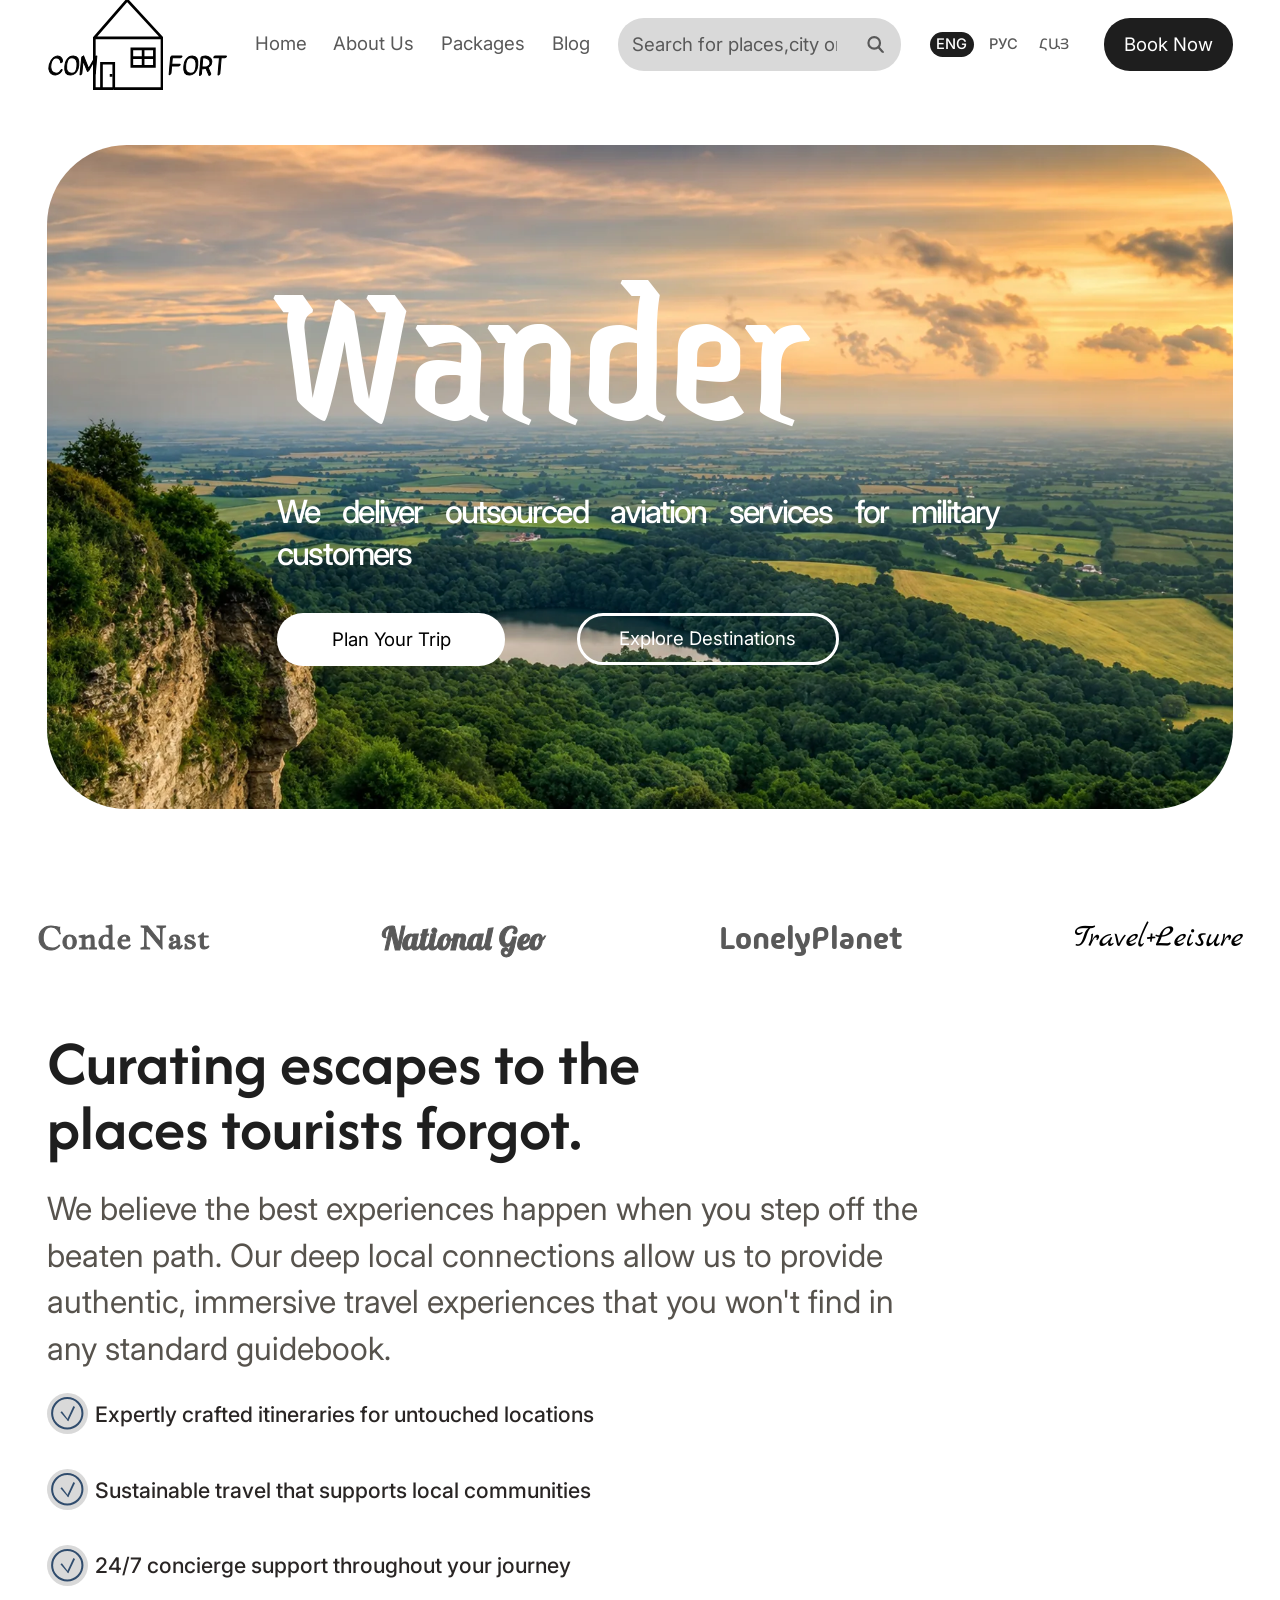
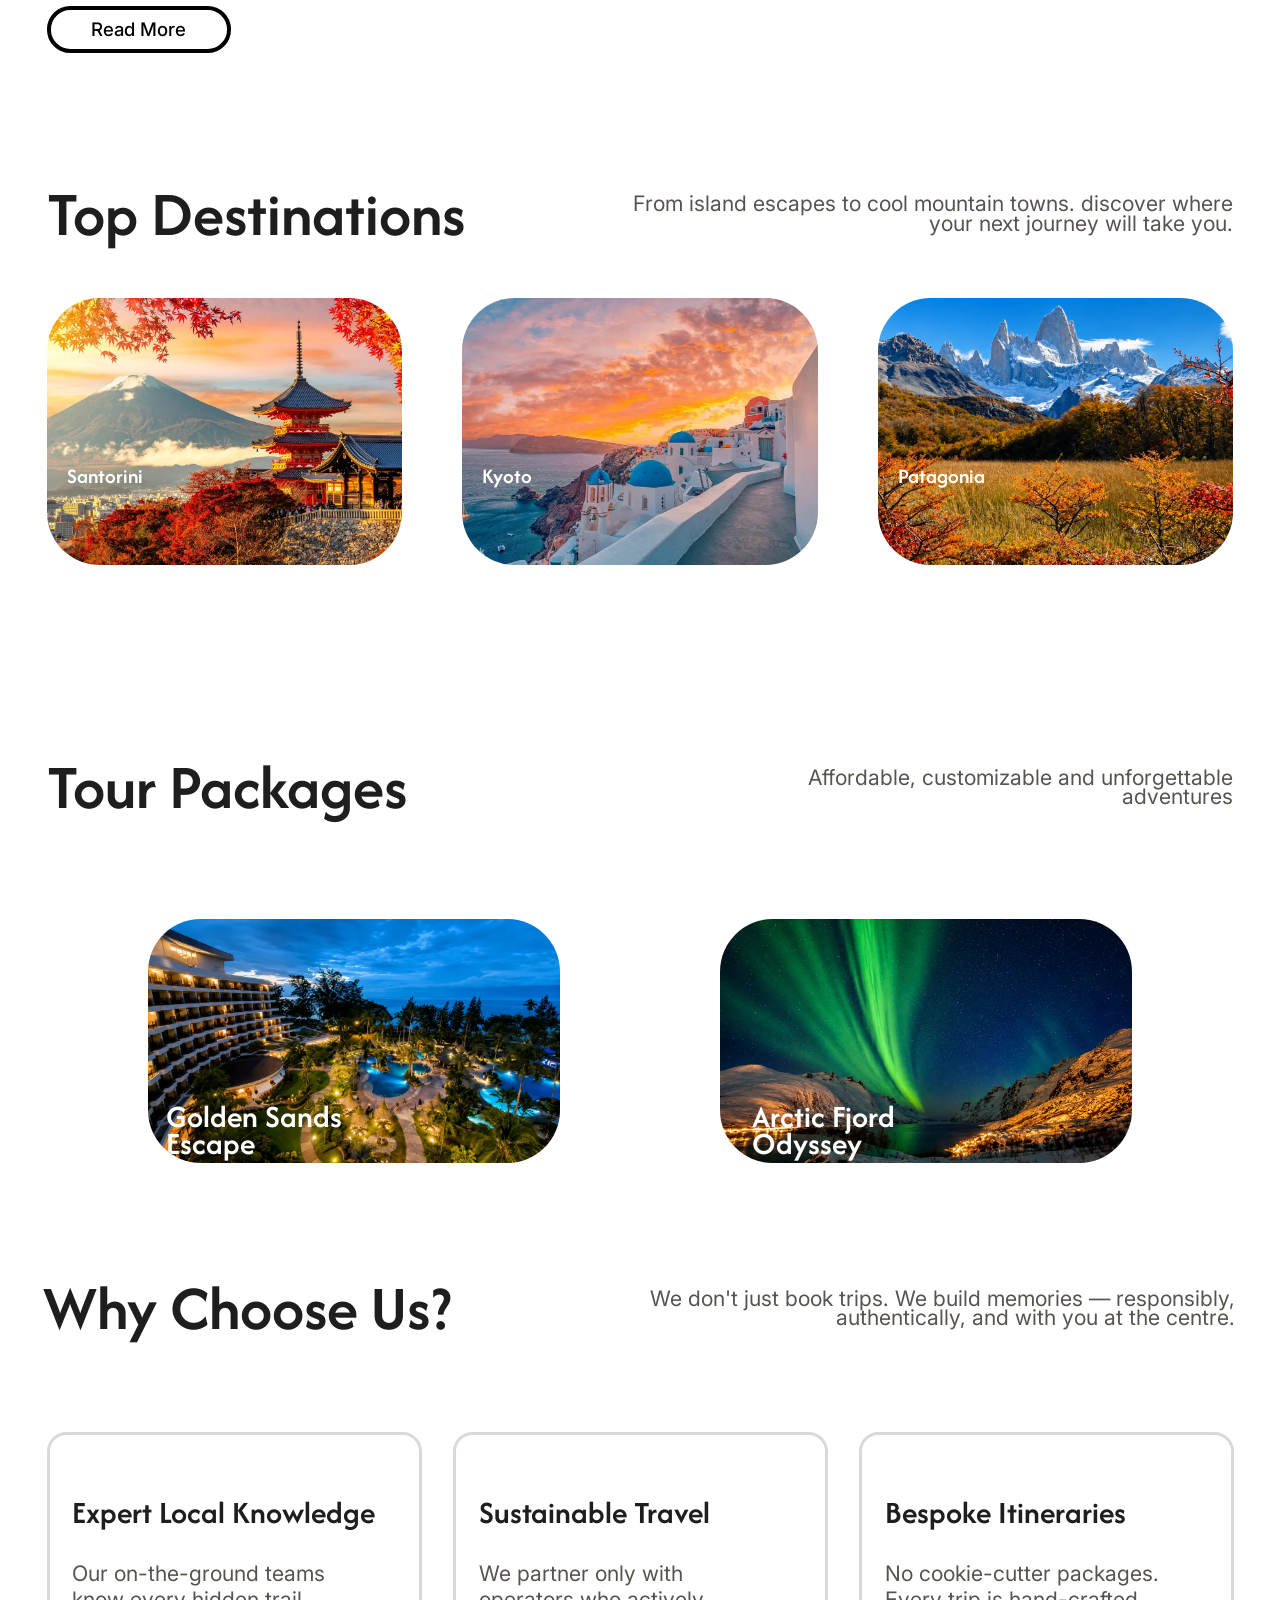
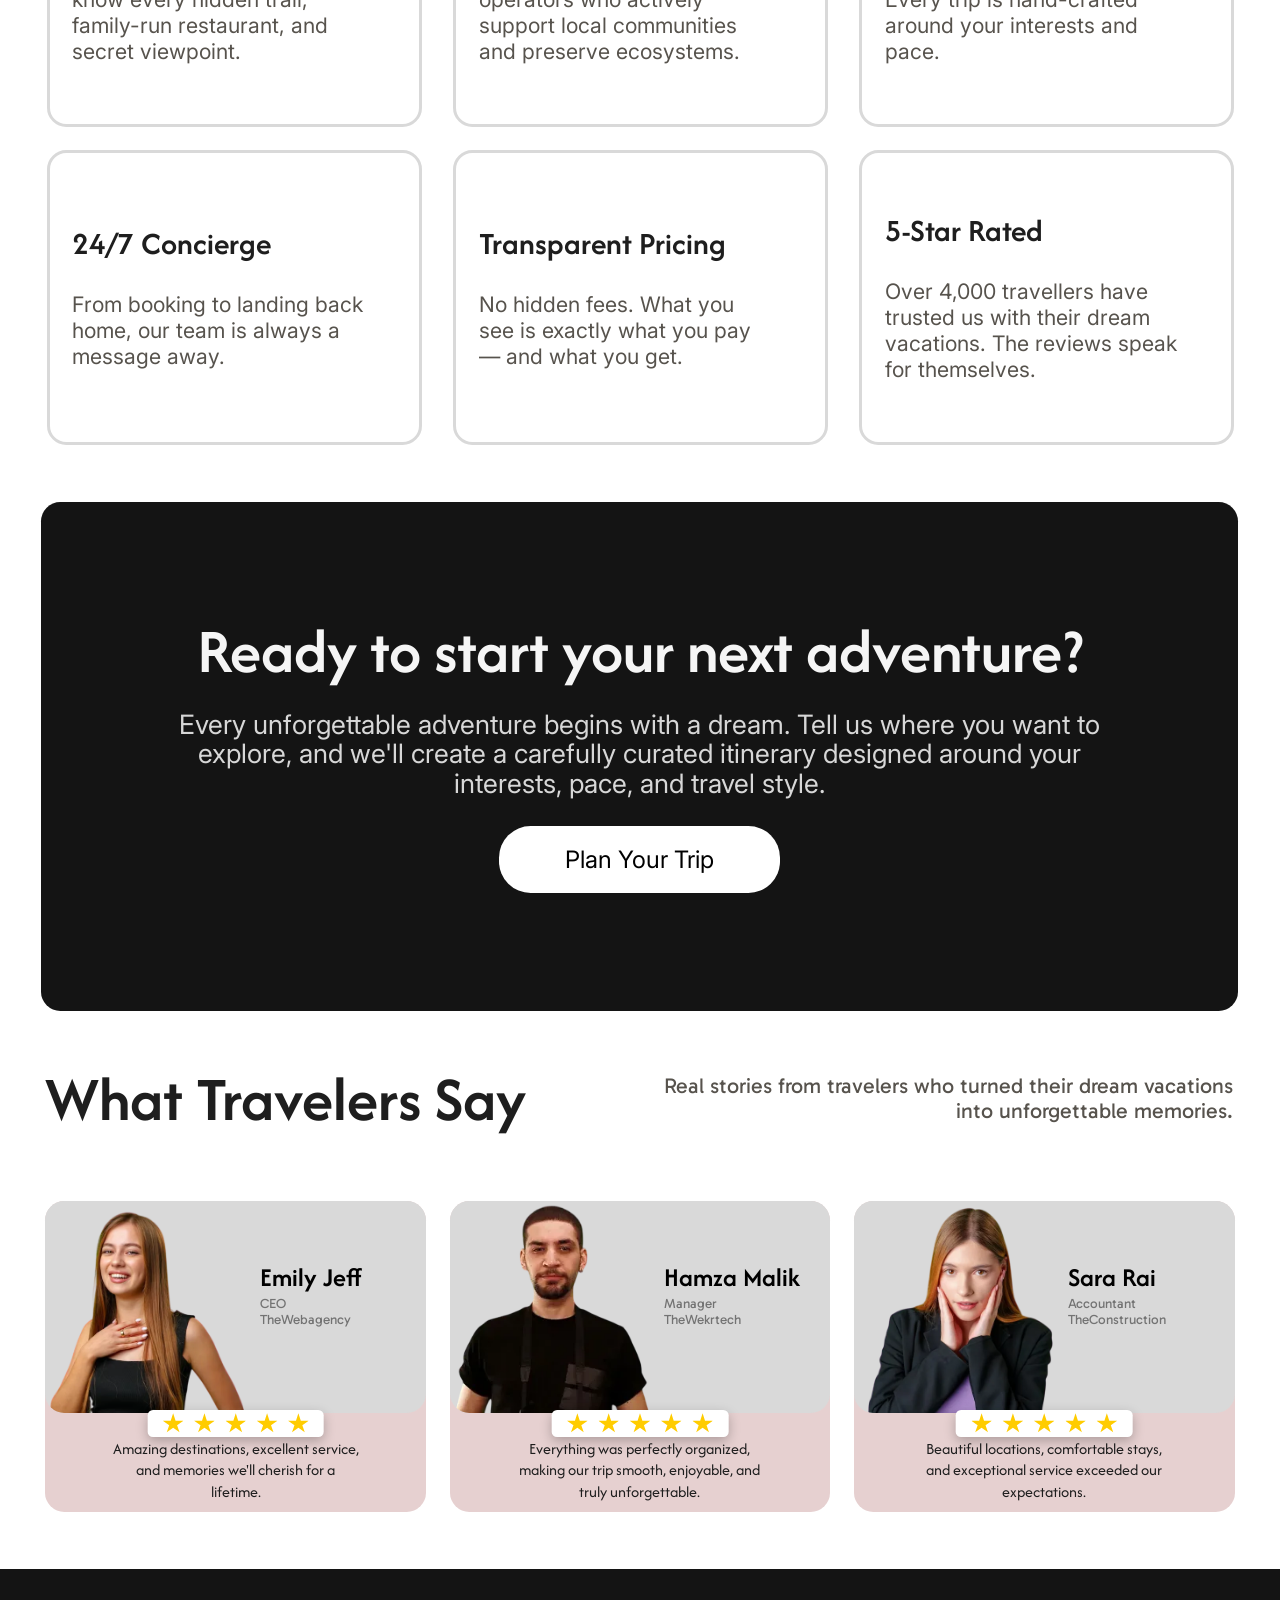
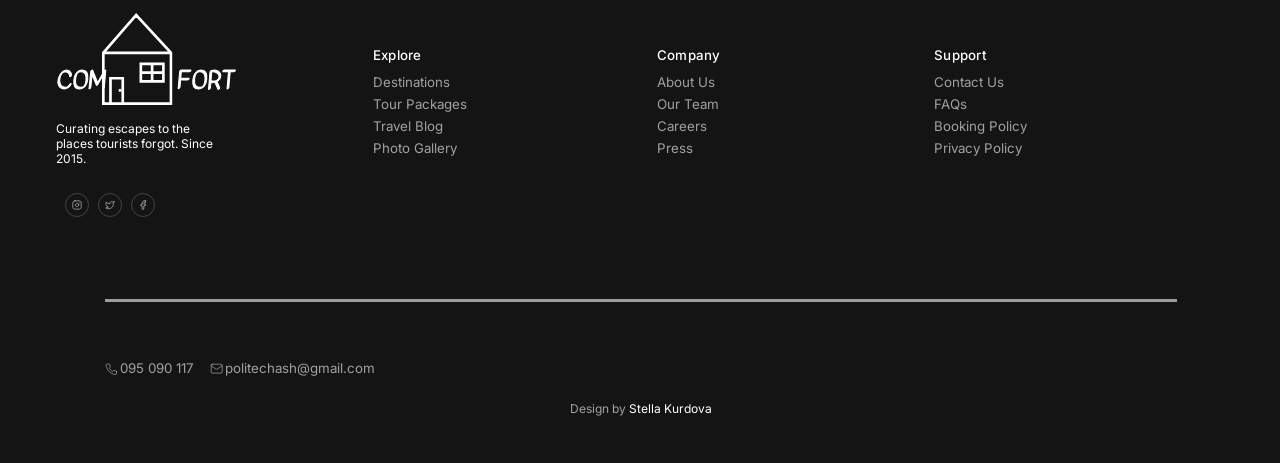
<file: index.html>
<!doctype html>
<html lang="en">
<head>
  <meta charset="utf-8">
  <meta name="viewport" content="width=device-width, initial-scale=1">
  <title>Wander — Curating escapes to the places tourists forgot</title>
  <meta name="description" content="Expertly crafted itineraries for untouched locations, sustainable travel and 24/7 concierge support.">
  <link rel="alternate" hreflang="en" href="https://politechash123.github.io/wander/">
  <link rel="alternate" hreflang="ru" href="https://politechash123.github.io/wander/ru.html">
  <link rel="alternate" hreflang="hy" href="https://politechash123.github.io/wander/hy.html">
  <link rel="preconnect" href="https://fonts.googleapis.com">
  <link rel="preconnect" href="https://fonts.gstatic.com" crossorigin>
  <link href="https://fonts.googleapis.com/css2?family=Afacad:wght@400;600;700&family=Gabarito&family=Inter:wght@400;500;700&family=Jacques+Francois&family=Jaini+Purva&family=Kavivanar&family=Lobster&family=Madimi+One&family=Marck+Script&family=Noto+Sans+Armenian:wght@400;500;700&display=swap" rel="stylesheet">
  <link rel="stylesheet" href="css/style.css">
  <script>document.documentElement.classList.add('js');</script>
</head>
<body>

  <!-- Shared logo house, used in header and footer -->
  <svg width="0" height="0" style="position:absolute" aria-hidden="true">
    <symbol id="logo-house" viewBox="0 0 106 138">
      <path d="M31.1394 136H103.486V59.73L51.2355 3.00025L2 59.73V136H12.7179M2 59.73H103.486M12.7179 136V97.865H31.1394V136M12.7179 136H31.1394M58.2692 89.5131V76.4338H75.1835M58.2692 89.5131V102.592H75.1835M58.2692 89.5131H75.1835M92.0977 89.5131V102.592H75.1835M92.0977 89.5131V76.4338H75.1835M92.0977 89.5131H75.1835M75.1835 89.5131V76.4338M75.1835 89.5131V102.592M25.1106 116.145H28.7949" fill="none" stroke="currentColor" stroke-width="4"/>
    </symbol>
  </svg>

  <header class="header" id="top">
    <a class="logo" href="#top" aria-label="Comfort — home">
      <span class="logo__text">COM</span>
      <svg class="logo__house" aria-hidden="true"><use href="#logo-house"/></svg>
      <span class="logo__text">FORT</span>
    </a>

    <nav class="nav" aria-label="Main">
      <a href="#top">Home</a>
      <a href="#about">About Us</a>
      <a href="#packages">Packages</a>
      <a href="https://t.me/Ast04ka" target="_blank" rel="noopener">Blog</a>
    </nav>

    <form class="search" role="search" id="search-form">
      <label class="visually-hidden" for="search-input">Search</label>
      <input class="search__input" id="search-input" type="search" placeholder="Search for places,city or desti..">
      <button class="search__btn" type="submit" aria-label="Search">
        <svg viewBox="0 0 24 24" aria-hidden="true"><circle cx="10" cy="10" r="8" fill="none" stroke="currentColor" stroke-width="3"/><path d="M16 16l6 7" stroke="currentColor" stroke-width="3" stroke-linecap="round"/></svg>
      </button>
    </form>

    <nav class="lang" aria-label="Language">
      <a href="index.html" hreflang="en" lang="en" aria-current="page">ENG</a>
      <a href="ru.html" hreflang="ru" lang="ru">РУС</a>
      <a href="hy.html" hreflang="hy" lang="hy">ՀԱՅ</a>
    </nav>

    <a class="btn btn--dark header__book" href="https://t.me/Ast04ka" target="_blank" rel="noopener">Book Now</a>
  </header>

  <main>
    <section class="hero">
      <img class="hero__bg" src="images/hero.webp" alt="" fetchpriority="high">
      <div class="hero__content">
        <h1 class="hero__title">Wander</h1>
        <p class="hero__subtitle">We deliver outsourced aviation services for military customers</p>
        <div class="hero__buttons">
          <a class="btn btn--light" href="https://t.me/Ast04ka" target="_blank" rel="noopener">Plan Your Trip</a>
          <a class="btn btn--outline" href="#destinations">Explore Destinations</a>
        </div>
      </div>
    </section>

    <section class="trusted" aria-labelledby="trusted-title">
      <h2 class="trusted__title" id="trusted-title">Trusted &amp; Featured By</h2>
      <ul class="trusted__list">
        <li class="trusted__item trusted__item--conde">Conde Nast</li>
        <li class="trusted__item trusted__item--natgeo">National Geo</li>
        <li class="trusted__item trusted__item--lonely">LonelyPlanet</li>
        <li class="trusted__item trusted__item--travel">Travel+Leisure</li>
      </ul>
    </section>

    <section class="about" id="about">
      <h2 class="about__title">Curating escapes to the places tourists forgot.</h2>
      <p class="about__text">We believe the best experiences happen when you step off the beaten path. Our deep local connections allow us to provide authentic, immersive travel experiences that you won't find in any standard guidebook.</p>
      <ul class="about__list">
        <li><img src="images/check.svg" alt="" width="61" height="61">Expertly crafted itineraries for untouched locations</li>
        <li><img src="images/check.svg" alt="" width="61" height="61">Sustainable travel that supports local communities</li>
        <li><img src="images/check.svg" alt="" width="61" height="61">24/7 concierge support throughout your journey</li>
      </ul>
      <a class="btn btn--ghost about__more" href="#why">Read More</a>
    </section>

    <section class="destinations" id="destinations">
      <div class="section-head">
        <h2 class="section-head__title">Top Destinations</h2>
        <p class="section-head__text section-head__text--destinations">From island escapes to cool mountain towns. discover where your next journey will take you.</p>
      </div>
      <div class="destinations__grid">
        <article class="photo-card photo-card--dest">
          <img src="images/santorini.webp" alt="" loading="lazy">
          <h3 class="photo-card__label">Santorini</h3>
        </article>
        <article class="photo-card photo-card--dest">
          <img src="images/kyoto.webp" alt="" loading="lazy">
          <h3 class="photo-card__label">Kyoto</h3>
        </article>
        <article class="photo-card photo-card--dest">
          <img src="images/patagonia.webp" alt="" loading="lazy">
          <h3 class="photo-card__label">Patagonia</h3>
        </article>
      </div>
    </section>

    <section class="packages" id="packages">
      <div class="section-head">
        <h2 class="section-head__title">Tour Packages</h2>
        <p class="section-head__text section-head__text--packages">Affordable, customizable and unforgettable adventures</p>
      </div>
      <div class="packages__grid">
        <article class="photo-card photo-card--package photo-card--golden">
          <img src="images/golden-sands.webp" alt="" loading="lazy">
          <h3 class="photo-card__label">Golden Sands Escape</h3>
        </article>
        <article class="photo-card photo-card--package photo-card--arctic">
          <img src="images/arctic-fjord.webp" alt="" loading="lazy">
          <h3 class="photo-card__label">Arctic Fjord Odyssey</h3>
        </article>
      </div>
    </section>

    <section class="why" id="why">
      <div class="section-head">
        <h2 class="section-head__title">Why Choose Us?</h2>
        <p class="section-head__text section-head__text--why">We don't just book trips. We build memories — responsibly, authentically, and with you at the centre.</p>
      </div>
      <div class="why__grid">
        <article class="feature feature--1">
          <h3 class="feature__title">Expert Local Knowledge</h3>
          <p class="feature__text">Our on-the-ground teams know every hidden trail, family-run restaurant, and secret viewpoint.</p>
        </article>
        <article class="feature feature--2">
          <h3 class="feature__title">Sustainable Travel</h3>
          <p class="feature__text">We partner only with operators who actively support local communities and preserve ecosystems.</p>
        </article>
        <article class="feature feature--3">
          <h3 class="feature__title">Bespoke Itineraries</h3>
          <p class="feature__text">No cookie-cutter packages. Every trip is hand-crafted around your interests and pace.</p>
        </article>
        <article class="feature feature--4">
          <h3 class="feature__title">24/7 Concierge</h3>
          <p class="feature__text">From booking to landing back home, our team is always a message away.</p>
        </article>
        <article class="feature feature--5">
          <h3 class="feature__title">Transparent Pricing</h3>
          <p class="feature__text">No hidden fees. What you see is exactly what you pay — and what you get.</p>
        </article>
        <article class="feature feature--6">
          <h3 class="feature__title">5-Star Rated</h3>
          <p class="feature__text">Over 4,000 travellers have trusted us with their dream vacations. The reviews speak for themselves.</p>
        </article>
      </div>
    </section>

    <section class="cta">
      <h2 class="cta__title">Ready to start your next adventure?</h2>
      <p class="cta__text">Every unforgettable adventure begins with a dream. Tell us where you want to explore, and we'll create a carefully curated itinerary designed around your interests, pace, and travel style.</p>
      <a class="btn btn--light cta__btn" href="https://t.me/Ast04ka" target="_blank" rel="noopener">Plan Your Trip</a>
    </section>

    <section class="reviews" id="reviews">
      <div class="section-head">
        <h2 class="section-head__title">What Travelers Say</h2>
        <p class="section-head__text section-head__text--reviews">Real stories from travelers who turned their dream vacations into unforgettable memories.</p>
      </div>
      <div class="reviews__grid">
        <article class="review">
          <div class="review__top">
            <img class="review__photo" src="images/emily.webp" alt="Emily Jeff" loading="lazy">
            <div class="review__person">
              <h3 class="review__name">Emily Jeff</h3>
              <p class="review__role">CEO TheWebagency</p>
            </div>
          </div>
          <div class="review__stars" role="img" aria-label="5 out of 5 stars"><i></i><i></i><i></i><i></i><i></i></div>
          <p class="review__quote">Amazing destinations, excellent service, and memories we'll cherish for a lifetime.</p>
        </article>
        <article class="review">
          <div class="review__top">
            <img class="review__photo" src="images/hamza.webp" alt="Hamza Malik" loading="lazy">
            <div class="review__person">
              <h3 class="review__name">Hamza Malik</h3>
              <p class="review__role">Manager<br>TheWekrtech</p>
            </div>
          </div>
          <div class="review__stars" role="img" aria-label="5 out of 5 stars"><i></i><i></i><i></i><i></i><i></i></div>
          <p class="review__quote">Everything was perfectly organized, making our trip smooth, enjoyable, and truly unforgettable.</p>
        </article>
        <article class="review">
          <div class="review__top">
            <img class="review__photo" src="images/sara.webp" alt="Sara Rai" loading="lazy">
            <div class="review__person">
              <h3 class="review__name">Sara Rai</h3>
              <p class="review__role">Accountant<br>TheConstruction</p>
            </div>
          </div>
          <div class="review__stars" role="img" aria-label="5 out of 5 stars"><i></i><i></i><i></i><i></i><i></i></div>
          <p class="review__quote">Beautiful locations, comfortable stays, and exceptional service exceeded our expectations.</p>
        </article>
      </div>
    </section>
  </main>

  <footer class="footer">
    <div class="footer__top">
      <div class="footer__brand">
        <a class="logo logo--footer" href="#top" aria-label="Comfort — back to top">
          <span class="logo__text">COM</span>
          <svg class="logo__house" aria-hidden="true"><use href="#logo-house"/></svg>
          <span class="logo__text">FORT</span>
        </a>
        <p class="footer__tagline">Curating escapes to the places tourists forgot. Since 2015.</p>
        <ul class="footer__social">
          <li><a href="https://www.instagram.com/mnstrash_/" target="_blank" rel="noopener" aria-label="Instagram"><svg viewBox="0 0 15 15" aria-hidden="true"><path d="M4.375 1.25H10.625C12.3509 1.25 13.75 2.64911 13.75 4.375V10.625C13.75 12.3509 12.3509 13.75 10.625 13.75H4.375C2.64911 13.75 1.25 12.3509 1.25 10.625V4.375C1.25 2.64911 2.64911 1.25 4.375 1.25Z"/><path d="M10.0003 7.10644C10.0774 7.62659 9.98859 8.15782 9.7464 8.62457C9.50422 9.09132 9.12102 9.46982 8.65132 9.70623C8.18162 9.94265 7.64933 10.0249 7.13017 9.9414C6.61101 9.85786 6.13141 9.61274 5.75958 9.24091C5.38775 8.86909 5.14264 8.38949 5.0591 7.87032C4.97556 7.35116 5.05785 6.81887 5.29426 6.34917C5.53067 5.87947 5.90917 5.49628 6.37592 5.25409C6.84267 5.0119 7.3739 4.92306 7.89406 5.00019C8.42463 5.07887 8.91584 5.3261 9.29511 5.70538C9.67439 6.08466 9.92163 6.57586 10.0003 7.10644Z"/><path d="M10.9375 4.0625H10.9438"/></svg></a></li>
          <li><a href="#" aria-label="Twitter"><svg viewBox="0 0 15 15" aria-hidden="true"><path d="M13.75 2.50001C13.75 2.50001 13.3125 3.81251 12.5 4.62501C13.5 10.875 6.625 15.4375 1.25 11.875C2.625 11.9375 4 11.5 5 10.625C1.875 9.68751 0.3125 6.00001 1.875 3.12501C3.25 4.75001 5.375 5.68751 7.5 5.62501C6.9375 3.00001 10 1.50001 11.875 3.25001C12.5625 3.25001 13.75 2.50001 13.75 2.50001Z"/></svg></a></li>
          <li><a href="#" aria-label="Facebook"><svg viewBox="0 0 15 15" aria-hidden="true"><path d="M11.25 1.25H9.375C8.5462 1.25 7.75134 1.57924 7.16529 2.16529C6.57924 2.75134 6.25 3.5462 6.25 4.375V6.25H4.375V8.75H6.25V13.75H8.75V8.75H10.625L11.25 6.25H8.75V4.375C8.75 4.20924 8.81585 4.05027 8.93306 3.93306C9.05027 3.81585 9.20924 3.75 9.375 3.75H11.25V1.25Z"/></svg></a></li>
        </ul>
      </div>

      <div class="footer__col">
        <h3 class="footer__heading">Explore</h3>
        <ul>
          <li><a href="#destinations">Destinations</a></li>
          <li><a href="#packages">Tour Packages</a></li>
          <li><a href="#">Travel Blog</a></li>
          <li><a href="#">Photo Gallery</a></li>
        </ul>
      </div>
      <div class="footer__col">
        <h3 class="footer__heading">Company</h3>
        <ul>
          <li><a href="#about">About Us</a></li>
          <li><a href="#">Our Team</a></li>
          <li><a href="#">Careers</a></li>
          <li><a href="#">Press</a></li>
        </ul>
      </div>
      <div class="footer__col">
        <h3 class="footer__heading">Support</h3>
        <ul>
          <li><a href="https://t.me/Ast04ka" target="_blank" rel="noopener">Contact Us</a></li>
          <li><a href="#">FAQs</a></li>
          <li><a href="#">Booking Policy</a></li>
          <li><a href="#">Privacy Policy</a></li>
        </ul>
      </div>
    </div>

    <hr class="footer__divider">

    <div class="footer__contacts">
      <a href="tel:095090117">
        <svg class="footer__icon footer__icon--phone" viewBox="0 0 19 19" aria-hidden="true"><path d="M17.4175 13.3952V15.7702C17.4184 15.9907 17.3732 16.209 17.2849 16.411C17.1966 16.613 17.067 16.7943 16.9046 16.9434C16.7421 17.0924 16.5503 17.2059 16.3414 17.2765C16.1326 17.3472 15.9112 17.3734 15.6917 17.3536C13.2556 17.0889 10.9155 16.2564 8.85957 14.9232C6.94677 13.7077 5.32505 12.086 4.10957 10.1732C2.77164 8.10786 1.93901 5.75644 1.67916 3.30941C1.65937 3.09048 1.68539 2.86984 1.75555 2.66153C1.82571 2.45321 1.93848 2.26179 2.08668 2.09944C2.23487 1.93709 2.41525 1.80738 2.61632 1.71857C2.8174 1.62975 3.03476 1.58378 3.25457 1.58357H5.62957C6.01377 1.57979 6.38624 1.71584 6.67755 1.96637C6.96886 2.2169 7.15913 2.5648 7.21291 2.94524C7.31315 3.70529 7.49905 4.45157 7.76707 5.16982C7.87359 5.45318 7.89664 5.76113 7.8335 6.05719C7.77036 6.35324 7.62367 6.62499 7.41082 6.84024L6.40541 7.84566C7.53239 9.82763 9.17343 11.4687 11.1554 12.5957L12.1608 11.5902C12.3761 11.3774 12.6478 11.2307 12.9439 11.1676C13.2399 11.1044 13.5479 11.1275 13.8312 11.234C14.5495 11.502 15.2958 11.6879 16.0558 11.7882C16.4404 11.8424 16.7916 12.0361 17.0427 12.3324C17.2937 12.6287 17.4271 13.007 17.4175 13.3952Z"/></svg>
        095 090 117
      </a>
      <a href="https://mail.google.com/mail/?view=cm&amp;fs=1&amp;to=politechash@gmail.com" target="_blank" rel="noopener">
        <svg class="footer__icon footer__icon--mail" viewBox="0 0 20 20" aria-hidden="true"><path d="M3.33439 3.33301H16.6677C17.5882 3.33301 18.3344 4.0792 18.3344 4.99967V14.9997C18.3344 15.9201 17.5882 16.6663 16.6677 16.6663H3.33439C2.41392 16.6663 1.66772 15.9201 1.66772 14.9997V4.99967C1.66772 4.0792 2.41392 3.33301 3.33439 3.33301Z"/><path d="M18.3344 5.83301L10.8594 10.583C10.6021 10.7442 10.3047 10.8297 10.0011 10.8297C9.69746 10.8297 9.4 10.7442 9.14272 10.583L1.66772 5.83301"/></svg>
        politechash@gmail.com
      </a>
    </div>

    <p class="footer__credit">Design by <a href="https://www.instagram.com/stellar_.k/" target="_blank" rel="noopener">Stella Kurdova</a></p>
  </footer>

  <script src="js/main.js"></script>
</body>
</html>
</file>
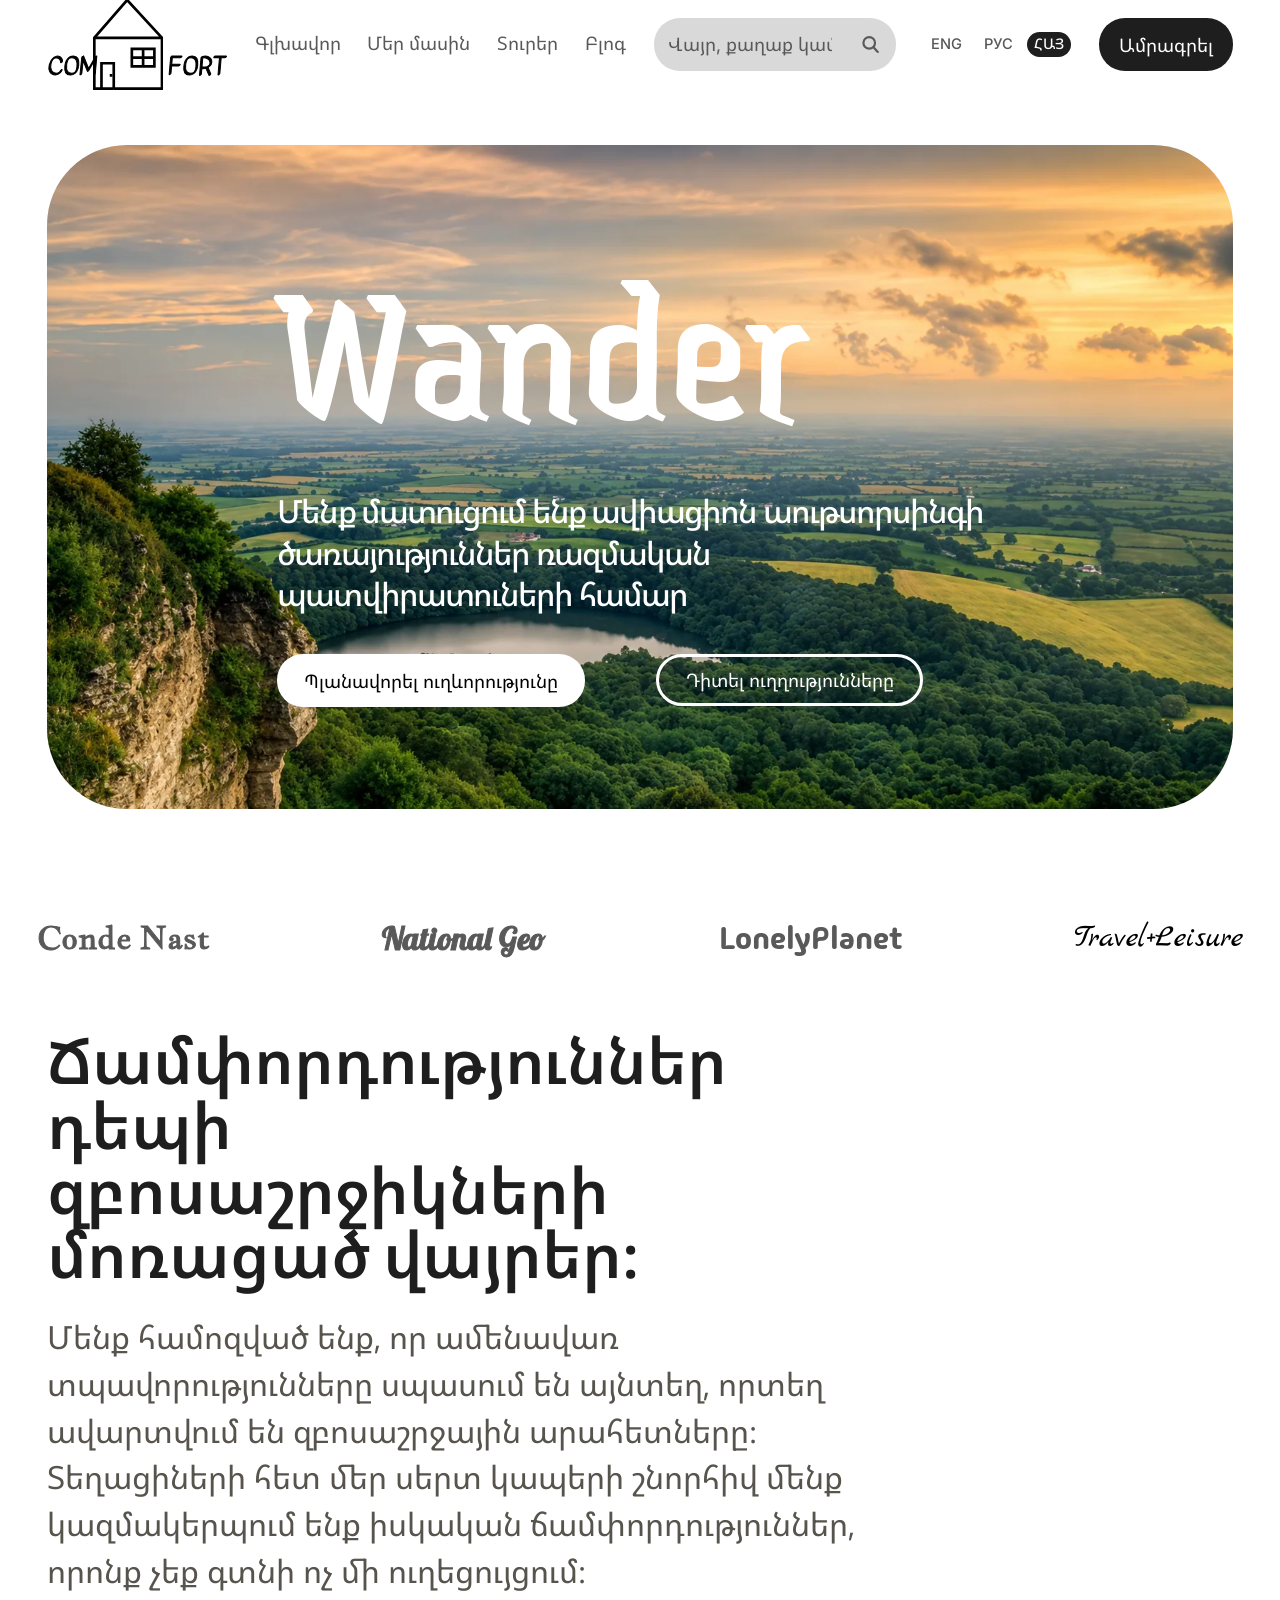
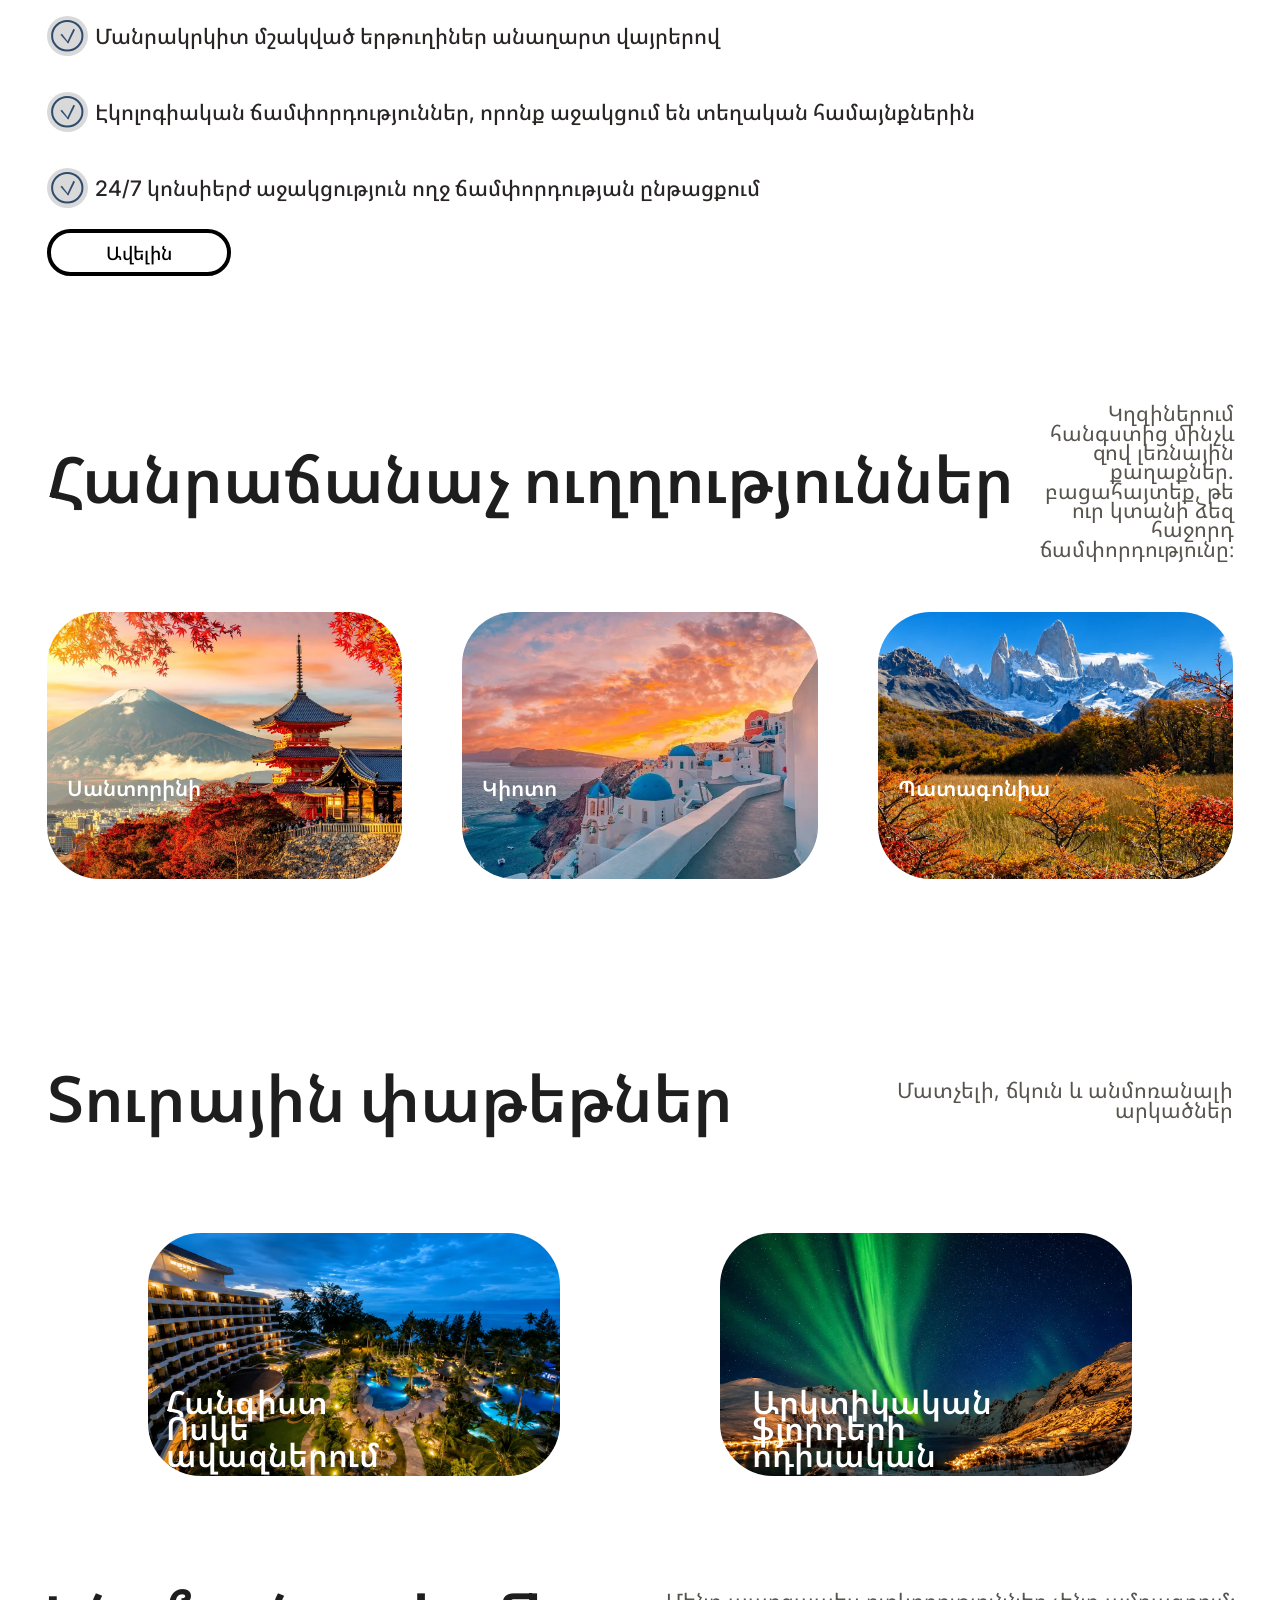
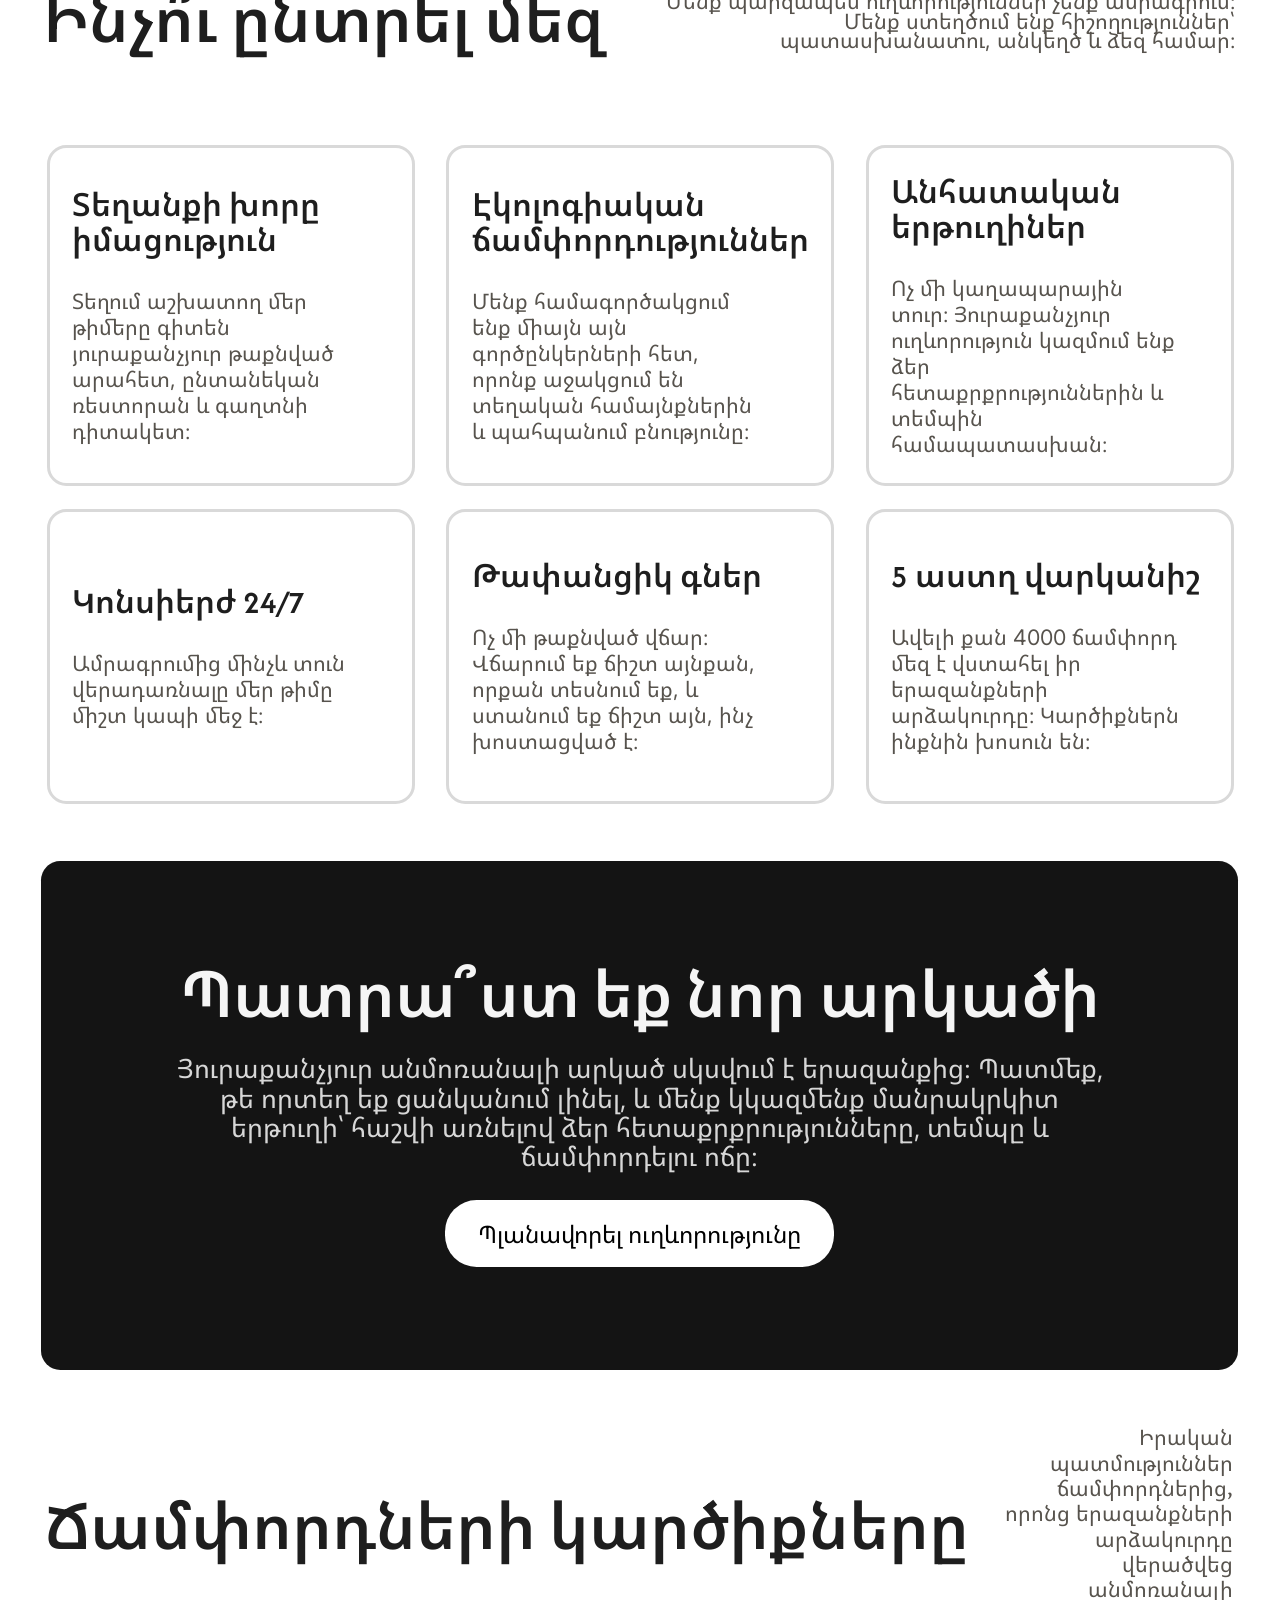
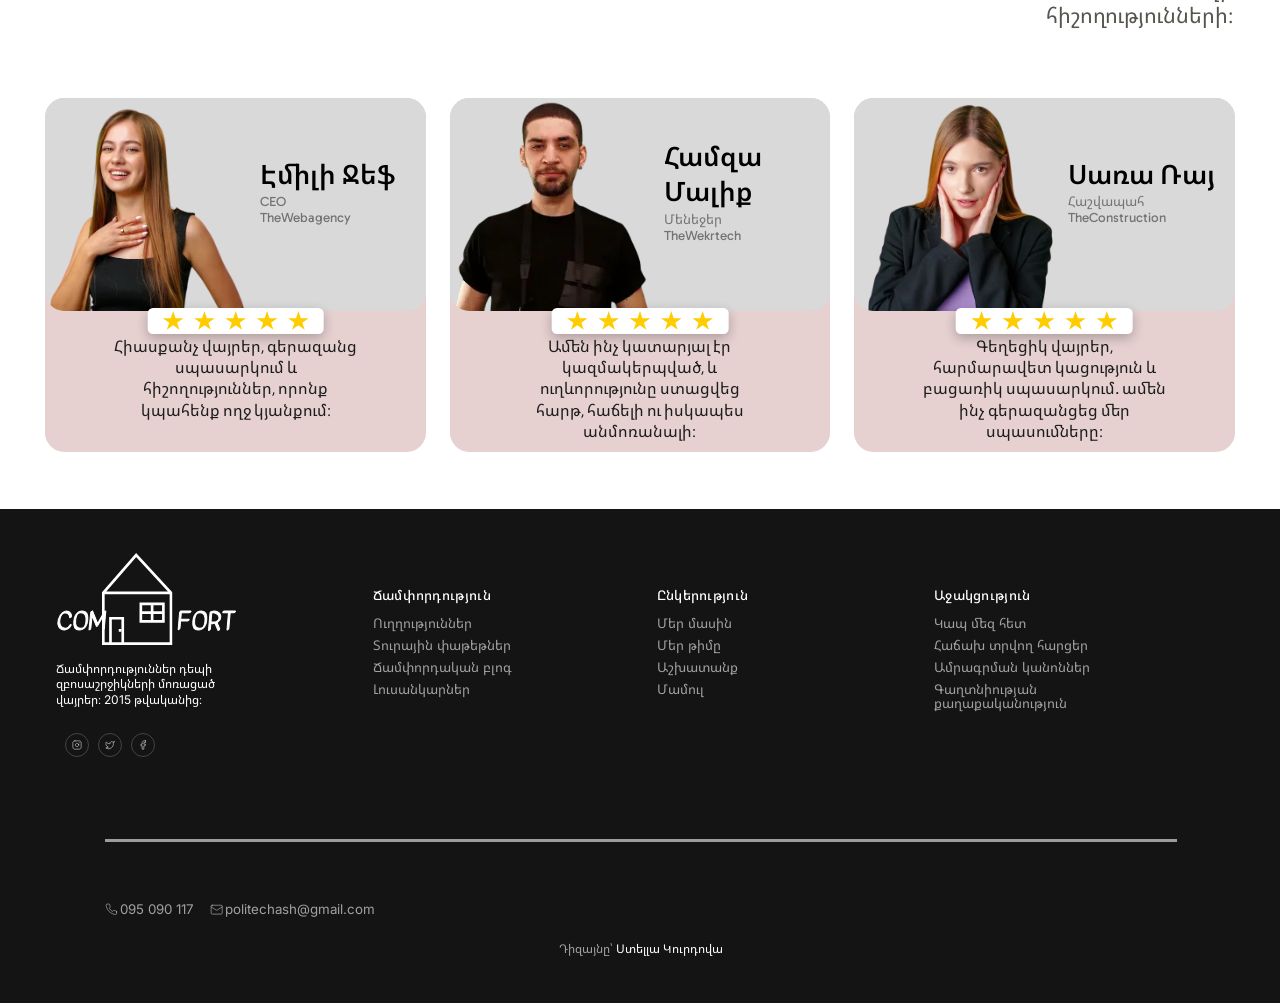
<file: hy.html>
<!doctype html>
<html lang="hy">
<head>
  <meta charset="utf-8">
  <meta name="viewport" content="width=device-width, initial-scale=1">
  <title>Wander — ճամփորդություններ դեպի զբոսաշրջիկների մոռացած վայրեր</title>
  <meta name="description" content="Մանրակրկիտ մշակված երթուղիներ անաղարտ վայրերով, էկոլոգիական ճամփորդություններ և 24/7 կոնսիերժ աջակցություն։">
  <link rel="alternate" hreflang="en" href="https://politechash123.github.io/wander/">
  <link rel="alternate" hreflang="ru" href="https://politechash123.github.io/wander/ru.html">
  <link rel="alternate" hreflang="hy" href="https://politechash123.github.io/wander/hy.html">
  <link rel="preconnect" href="https://fonts.googleapis.com">
  <link rel="preconnect" href="https://fonts.gstatic.com" crossorigin>
  <link href="https://fonts.googleapis.com/css2?family=Afacad:wght@400;600;700&family=Gabarito&family=Inter:wght@400;500;700&family=Jacques+Francois&family=Jaini+Purva&family=Kavivanar&family=Lobster&family=Madimi+One&family=Marck+Script&family=Noto+Sans+Armenian:wght@400;500;700&display=swap" rel="stylesheet">
  <link rel="stylesheet" href="css/style.css">
  <script>document.documentElement.classList.add('js');</script>
</head>
<body>

  <!-- Shared logo house, used in header and footer -->
  <svg width="0" height="0" style="position:absolute" aria-hidden="true">
    <symbol id="logo-house" viewBox="0 0 106 138">
      <path d="M31.1394 136H103.486V59.73L51.2355 3.00025L2 59.73V136H12.7179M2 59.73H103.486M12.7179 136V97.865H31.1394V136M12.7179 136H31.1394M58.2692 89.5131V76.4338H75.1835M58.2692 89.5131V102.592H75.1835M58.2692 89.5131H75.1835M92.0977 89.5131V102.592H75.1835M92.0977 89.5131V76.4338H75.1835M92.0977 89.5131H75.1835M75.1835 89.5131V76.4338M75.1835 89.5131V102.592M25.1106 116.145H28.7949" fill="none" stroke="currentColor" stroke-width="4"/>
    </symbol>
  </svg>

  <header class="header" id="top">
    <a class="logo" href="#top" aria-label="Comfort — գլխավոր էջ">
      <span class="logo__text">COM</span>
      <svg class="logo__house" aria-hidden="true"><use href="#logo-house"/></svg>
      <span class="logo__text">FORT</span>
    </a>

    <nav class="nav" aria-label="Հիմնական մենյու">
      <a href="#top">Գլխավոր</a>
      <a href="#about">Մեր մասին</a>
      <a href="#packages">Տուրեր</a>
      <a href="https://t.me/Ast04ka" target="_blank" rel="noopener">Բլոգ</a>
    </nav>

    <form class="search" role="search" id="search-form">
      <label class="visually-hidden" for="search-input">Որոնում</label>
      <input class="search__input" id="search-input" type="search" placeholder="Վայր, քաղաք կամ ուղղություն…">
      <button class="search__btn" type="submit" aria-label="Որոնել">
        <svg viewBox="0 0 24 24" aria-hidden="true"><circle cx="10" cy="10" r="8" fill="none" stroke="currentColor" stroke-width="3"/><path d="M16 16l6 7" stroke="currentColor" stroke-width="3" stroke-linecap="round"/></svg>
      </button>
    </form>

    <nav class="lang" aria-label="Լեզու">
      <a href="index.html" hreflang="en" lang="en">ENG</a>
      <a href="ru.html" hreflang="ru" lang="ru">РУС</a>
      <a href="hy.html" hreflang="hy" lang="hy" aria-current="page">ՀԱՅ</a>
    </nav>

    <a class="btn btn--dark header__book" href="https://t.me/Ast04ka" target="_blank" rel="noopener">Ամրագրել</a>
  </header>

  <main>
    <section class="hero">
      <img class="hero__bg" src="images/hero.webp" alt="" fetchpriority="high">
      <div class="hero__content">
        <h1 class="hero__title">Wander</h1>
        <p class="hero__subtitle">Մենք մատուցում ենք ավիացիոն աութսորսինգի ծառայություններ ռազմական պատվիրատուների համար</p>
        <div class="hero__buttons">
          <a class="btn btn--light" href="https://t.me/Ast04ka" target="_blank" rel="noopener">Պլանավորել ուղևորությունը</a>
          <a class="btn btn--outline" href="#destinations">Դիտել ուղղությունները</a>
        </div>
      </div>
    </section>

    <section class="trusted" aria-labelledby="trusted-title">
      <h2 class="trusted__title" id="trusted-title">Մեր մասին գրում են</h2>
      <ul class="trusted__list">
        <li class="trusted__item trusted__item--conde">Conde Nast</li>
        <li class="trusted__item trusted__item--natgeo">National Geo</li>
        <li class="trusted__item trusted__item--lonely">LonelyPlanet</li>
        <li class="trusted__item trusted__item--travel">Travel+Leisure</li>
      </ul>
    </section>

    <section class="about" id="about">
      <h2 class="about__title">Ճամփորդություններ դեպի զբոսաշրջիկների մոռացած վայրեր։</h2>
      <p class="about__text">Մենք համոզված ենք, որ ամենավառ տպավորությունները սպասում են այնտեղ, որտեղ ավարտվում են զբոսաշրջային արահետները։ Տեղացիների հետ մեր սերտ կապերի շնորհիվ մենք կազմակերպում ենք իսկական ճամփորդություններ, որոնք չեք գտնի ոչ մի ուղեցույցում։</p>
      <ul class="about__list">
        <li><img src="images/check.svg" alt="" width="61" height="61">Մանրակրկիտ մշակված երթուղիներ անաղարտ վայրերով</li>
        <li><img src="images/check.svg" alt="" width="61" height="61">Էկոլոգիական ճամփորդություններ, որոնք աջակցում են տեղական համայնքներին</li>
        <li><img src="images/check.svg" alt="" width="61" height="61">24/7 կոնսիերժ աջակցություն ողջ ճամփորդության ընթացքում</li>
      </ul>
      <a class="btn btn--ghost about__more" href="#why">Ավելին</a>
    </section>

    <section class="destinations" id="destinations">
      <div class="section-head">
        <h2 class="section-head__title">Հանրաճանաչ ուղղություններ</h2>
        <p class="section-head__text section-head__text--destinations">Կղզիներում հանգստից մինչև զով լեռնային քաղաքներ․ բացահայտեք, թե ուր կտանի ձեզ հաջորդ ճամփորդությունը։</p>
      </div>
      <div class="destinations__grid">
        <article class="photo-card photo-card--dest">
          <img src="images/santorini.webp" alt="" loading="lazy">
          <h3 class="photo-card__label">Սանտորինի</h3>
        </article>
        <article class="photo-card photo-card--dest">
          <img src="images/kyoto.webp" alt="" loading="lazy">
          <h3 class="photo-card__label">Կիոտո</h3>
        </article>
        <article class="photo-card photo-card--dest">
          <img src="images/patagonia.webp" alt="" loading="lazy">
          <h3 class="photo-card__label">Պատագոնիա</h3>
        </article>
      </div>
    </section>

    <section class="packages" id="packages">
      <div class="section-head">
        <h2 class="section-head__title">Տուրային փաթեթներ</h2>
        <p class="section-head__text section-head__text--packages">Մատչելի, ճկուն և անմոռանալի արկածներ</p>
      </div>
      <div class="packages__grid">
        <article class="photo-card photo-card--package photo-card--golden">
          <img src="images/golden-sands.webp" alt="" loading="lazy">
          <h3 class="photo-card__label">Հանգիստ Ոսկե ավազներում</h3>
        </article>
        <article class="photo-card photo-card--package photo-card--arctic">
          <img src="images/arctic-fjord.webp" alt="" loading="lazy">
          <h3 class="photo-card__label">Արկտիկական ֆյորդերի ոդիսական</h3>
        </article>
      </div>
    </section>

    <section class="why" id="why">
      <div class="section-head">
        <h2 class="section-head__title">Ինչո՞ւ ընտրել մեզ</h2>
        <p class="section-head__text section-head__text--why">Մենք պարզապես ուղևորություններ չենք ամրագրում։ Մենք ստեղծում ենք հիշողություններ՝ պատասխանատու, անկեղծ և ձեզ համար։</p>
      </div>
      <div class="why__grid">
        <article class="feature feature--1">
          <h3 class="feature__title">Տեղանքի խորը իմացություն</h3>
          <p class="feature__text">Տեղում աշխատող մեր թիմերը գիտեն յուրաքանչյուր թաքնված արահետ, ընտանեկան ռեստորան և գաղտնի դիտակետ։</p>
        </article>
        <article class="feature feature--2">
          <h3 class="feature__title">Էկոլոգիական ճամփորդություններ</h3>
          <p class="feature__text">Մենք համագործակցում ենք միայն այն գործընկերների հետ, որոնք աջակցում են տեղական համայնքներին և պահպանում բնությունը։</p>
        </article>
        <article class="feature feature--3">
          <h3 class="feature__title">Անհատական երթուղիներ</h3>
          <p class="feature__text">Ոչ մի կաղապարային տուր։ Յուրաքանչյուր ուղևորություն կազմում ենք ձեր հետաքրքրություններին և տեմպին համապատասխան։</p>
        </article>
        <article class="feature feature--4">
          <h3 class="feature__title">Կոնսիերժ 24/7</h3>
          <p class="feature__text">Ամրագրումից մինչև տուն վերադառնալը մեր թիմը միշտ կապի մեջ է։</p>
        </article>
        <article class="feature feature--5">
          <h3 class="feature__title">Թափանցիկ գներ</h3>
          <p class="feature__text">Ոչ մի թաքնված վճար։ Վճարում եք ճիշտ այնքան, որքան տեսնում եք, և ստանում եք ճիշտ այն, ինչ խոստացված է։</p>
        </article>
        <article class="feature feature--6">
          <h3 class="feature__title">5 աստղ վարկանիշ</h3>
          <p class="feature__text">Ավելի քան 4000 ճամփորդ մեզ է վստահել իր երազանքների արձակուրդը։ Կարծիքներն ինքնին խոսուն են։</p>
        </article>
      </div>
    </section>

    <section class="cta">
      <h2 class="cta__title">Պատրա՞ստ եք նոր արկածի</h2>
      <p class="cta__text">Յուրաքանչյուր անմոռանալի արկած սկսվում է երազանքից։ Պատմեք, թե որտեղ եք ցանկանում լինել, և մենք կկազմենք մանրակրկիտ երթուղի՝ հաշվի առնելով ձեր հետաքրքրությունները, տեմպը և ճամփորդելու ոճը։</p>
      <a class="btn btn--light cta__btn" href="https://t.me/Ast04ka" target="_blank" rel="noopener">Պլանավորել ուղևորությունը</a>
    </section>

    <section class="reviews" id="reviews">
      <div class="section-head">
        <h2 class="section-head__title">Ճամփորդների կարծիքները</h2>
        <p class="section-head__text section-head__text--reviews">Իրական պատմություններ ճամփորդներից, որոնց երազանքների արձակուրդը վերածվեց անմոռանալի հիշողությունների։</p>
      </div>
      <div class="reviews__grid">
        <article class="review">
          <div class="review__top">
            <img class="review__photo" src="images/emily.webp" alt="Էմիլի Ջեֆ" loading="lazy">
            <div class="review__person">
              <h3 class="review__name">Էմիլի Ջեֆ</h3>
              <p class="review__role">CEO TheWebagency</p>
            </div>
          </div>
          <div class="review__stars" role="img" aria-label="5 աստղ 5-ից"><i></i><i></i><i></i><i></i><i></i></div>
          <p class="review__quote">Հիասքանչ վայրեր, գերազանց սպասարկում և հիշողություններ, որոնք կպահենք ողջ կյանքում։</p>
        </article>
        <article class="review">
          <div class="review__top">
            <img class="review__photo" src="images/hamza.webp" alt="Համզա Մալիք" loading="lazy">
            <div class="review__person">
              <h3 class="review__name">Համզա Մալիք</h3>
              <p class="review__role">Մենեջեր<br>TheWekrtech</p>
            </div>
          </div>
          <div class="review__stars" role="img" aria-label="5 աստղ 5-ից"><i></i><i></i><i></i><i></i><i></i></div>
          <p class="review__quote">Ամեն ինչ կատարյալ էր կազմակերպված, և ուղևորությունը ստացվեց հարթ, հաճելի ու իսկապես անմոռանալի։</p>
        </article>
        <article class="review">
          <div class="review__top">
            <img class="review__photo" src="images/sara.webp" alt="Սառա Ռայ" loading="lazy">
            <div class="review__person">
              <h3 class="review__name">Սառա Ռայ</h3>
              <p class="review__role">Հաշվապահ<br>TheConstruction</p>
            </div>
          </div>
          <div class="review__stars" role="img" aria-label="5 աստղ 5-ից"><i></i><i></i><i></i><i></i><i></i></div>
          <p class="review__quote">Գեղեցիկ վայրեր, հարմարավետ կացություն և բացառիկ սպասարկում․ ամեն ինչ գերազանցեց մեր սպասումները։</p>
        </article>
      </div>
    </section>
  </main>

  <footer class="footer">
    <div class="footer__top">
      <div class="footer__brand">
        <a class="logo logo--footer" href="#top" aria-label="Comfort — վերև">
          <span class="logo__text">COM</span>
          <svg class="logo__house" aria-hidden="true"><use href="#logo-house"/></svg>
          <span class="logo__text">FORT</span>
        </a>
        <p class="footer__tagline">Ճամփորդություններ դեպի զբոսաշրջիկների մոռացած վայրեր։ 2015 թվականից։</p>
        <ul class="footer__social">
          <li><a href="https://www.instagram.com/mnstrash_/" target="_blank" rel="noopener" aria-label="Instagram"><svg viewBox="0 0 15 15" aria-hidden="true"><path d="M4.375 1.25H10.625C12.3509 1.25 13.75 2.64911 13.75 4.375V10.625C13.75 12.3509 12.3509 13.75 10.625 13.75H4.375C2.64911 13.75 1.25 12.3509 1.25 10.625V4.375C1.25 2.64911 2.64911 1.25 4.375 1.25Z"/><path d="M10.0003 7.10644C10.0774 7.62659 9.98859 8.15782 9.7464 8.62457C9.50422 9.09132 9.12102 9.46982 8.65132 9.70623C8.18162 9.94265 7.64933 10.0249 7.13017 9.9414C6.61101 9.85786 6.13141 9.61274 5.75958 9.24091C5.38775 8.86909 5.14264 8.38949 5.0591 7.87032C4.97556 7.35116 5.05785 6.81887 5.29426 6.34917C5.53067 5.87947 5.90917 5.49628 6.37592 5.25409C6.84267 5.0119 7.3739 4.92306 7.89406 5.00019C8.42463 5.07887 8.91584 5.3261 9.29511 5.70538C9.67439 6.08466 9.92163 6.57586 10.0003 7.10644Z"/><path d="M10.9375 4.0625H10.9438"/></svg></a></li>
          <li><a href="#" aria-label="Twitter"><svg viewBox="0 0 15 15" aria-hidden="true"><path d="M13.75 2.50001C13.75 2.50001 13.3125 3.81251 12.5 4.62501C13.5 10.875 6.625 15.4375 1.25 11.875C2.625 11.9375 4 11.5 5 10.625C1.875 9.68751 0.3125 6.00001 1.875 3.12501C3.25 4.75001 5.375 5.68751 7.5 5.62501C6.9375 3.00001 10 1.50001 11.875 3.25001C12.5625 3.25001 13.75 2.50001 13.75 2.50001Z"/></svg></a></li>
          <li><a href="#" aria-label="Facebook"><svg viewBox="0 0 15 15" aria-hidden="true"><path d="M11.25 1.25H9.375C8.5462 1.25 7.75134 1.57924 7.16529 2.16529C6.57924 2.75134 6.25 3.5462 6.25 4.375V6.25H4.375V8.75H6.25V13.75H8.75V8.75H10.625L11.25 6.25H8.75V4.375C8.75 4.20924 8.81585 4.05027 8.93306 3.93306C9.05027 3.81585 9.20924 3.75 9.375 3.75H11.25V1.25Z"/></svg></a></li>
        </ul>
      </div>

      <div class="footer__col">
        <h3 class="footer__heading">Ճամփորդություն</h3>
        <ul>
          <li><a href="#destinations">Ուղղություններ</a></li>
          <li><a href="#packages">Տուրային փաթեթներ</a></li>
          <li><a href="#">Ճամփորդական բլոգ</a></li>
          <li><a href="#">Լուսանկարներ</a></li>
        </ul>
      </div>
      <div class="footer__col">
        <h3 class="footer__heading">Ընկերություն</h3>
        <ul>
          <li><a href="#about">Մեր մասին</a></li>
          <li><a href="#">Մեր թիմը</a></li>
          <li><a href="#">Աշխատանք</a></li>
          <li><a href="#">Մամուլ</a></li>
        </ul>
      </div>
      <div class="footer__col">
        <h3 class="footer__heading">Աջակցություն</h3>
        <ul>
          <li><a href="https://t.me/Ast04ka" target="_blank" rel="noopener">Կապ մեզ հետ</a></li>
          <li><a href="#">Հաճախ տրվող հարցեր</a></li>
          <li><a href="#">Ամրագրման կանոններ</a></li>
          <li><a href="#">Գաղտնիության քաղաքականություն</a></li>
        </ul>
      </div>
    </div>

    <hr class="footer__divider">

    <div class="footer__contacts">
      <a href="tel:095090117">
        <svg class="footer__icon footer__icon--phone" viewBox="0 0 19 19" aria-hidden="true"><path d="M17.4175 13.3952V15.7702C17.4184 15.9907 17.3732 16.209 17.2849 16.411C17.1966 16.613 17.067 16.7943 16.9046 16.9434C16.7421 17.0924 16.5503 17.2059 16.3414 17.2765C16.1326 17.3472 15.9112 17.3734 15.6917 17.3536C13.2556 17.0889 10.9155 16.2564 8.85957 14.9232C6.94677 13.7077 5.32505 12.086 4.10957 10.1732C2.77164 8.10786 1.93901 5.75644 1.67916 3.30941C1.65937 3.09048 1.68539 2.86984 1.75555 2.66153C1.82571 2.45321 1.93848 2.26179 2.08668 2.09944C2.23487 1.93709 2.41525 1.80738 2.61632 1.71857C2.8174 1.62975 3.03476 1.58378 3.25457 1.58357H5.62957C6.01377 1.57979 6.38624 1.71584 6.67755 1.96637C6.96886 2.2169 7.15913 2.5648 7.21291 2.94524C7.31315 3.70529 7.49905 4.45157 7.76707 5.16982C7.87359 5.45318 7.89664 5.76113 7.8335 6.05719C7.77036 6.35324 7.62367 6.62499 7.41082 6.84024L6.40541 7.84566C7.53239 9.82763 9.17343 11.4687 11.1554 12.5957L12.1608 11.5902C12.3761 11.3774 12.6478 11.2307 12.9439 11.1676C13.2399 11.1044 13.5479 11.1275 13.8312 11.234C14.5495 11.502 15.2958 11.6879 16.0558 11.7882C16.4404 11.8424 16.7916 12.0361 17.0427 12.3324C17.2937 12.6287 17.4271 13.007 17.4175 13.3952Z"/></svg>
        095 090 117
      </a>
      <a href="https://mail.google.com/mail/?view=cm&amp;fs=1&amp;to=politechash@gmail.com" target="_blank" rel="noopener">
        <svg class="footer__icon footer__icon--mail" viewBox="0 0 20 20" aria-hidden="true"><path d="M3.33439 3.33301H16.6677C17.5882 3.33301 18.3344 4.0792 18.3344 4.99967V14.9997C18.3344 15.9201 17.5882 16.6663 16.6677 16.6663H3.33439C2.41392 16.6663 1.66772 15.9201 1.66772 14.9997V4.99967C1.66772 4.0792 2.41392 3.33301 3.33439 3.33301Z"/><path d="M18.3344 5.83301L10.8594 10.583C10.6021 10.7442 10.3047 10.8297 10.0011 10.8297C9.69746 10.8297 9.4 10.7442 9.14272 10.583L1.66772 5.83301"/></svg>
        politechash@gmail.com
      </a>
    </div>

    <p class="footer__credit">Դիզայնը՝ <a href="https://www.instagram.com/stellar_.k/" target="_blank" rel="noopener">Ստելլա Կուրդովա</a></p>
  </footer>

  <script src="js/main.js"></script>
</body>
</html>
</file>
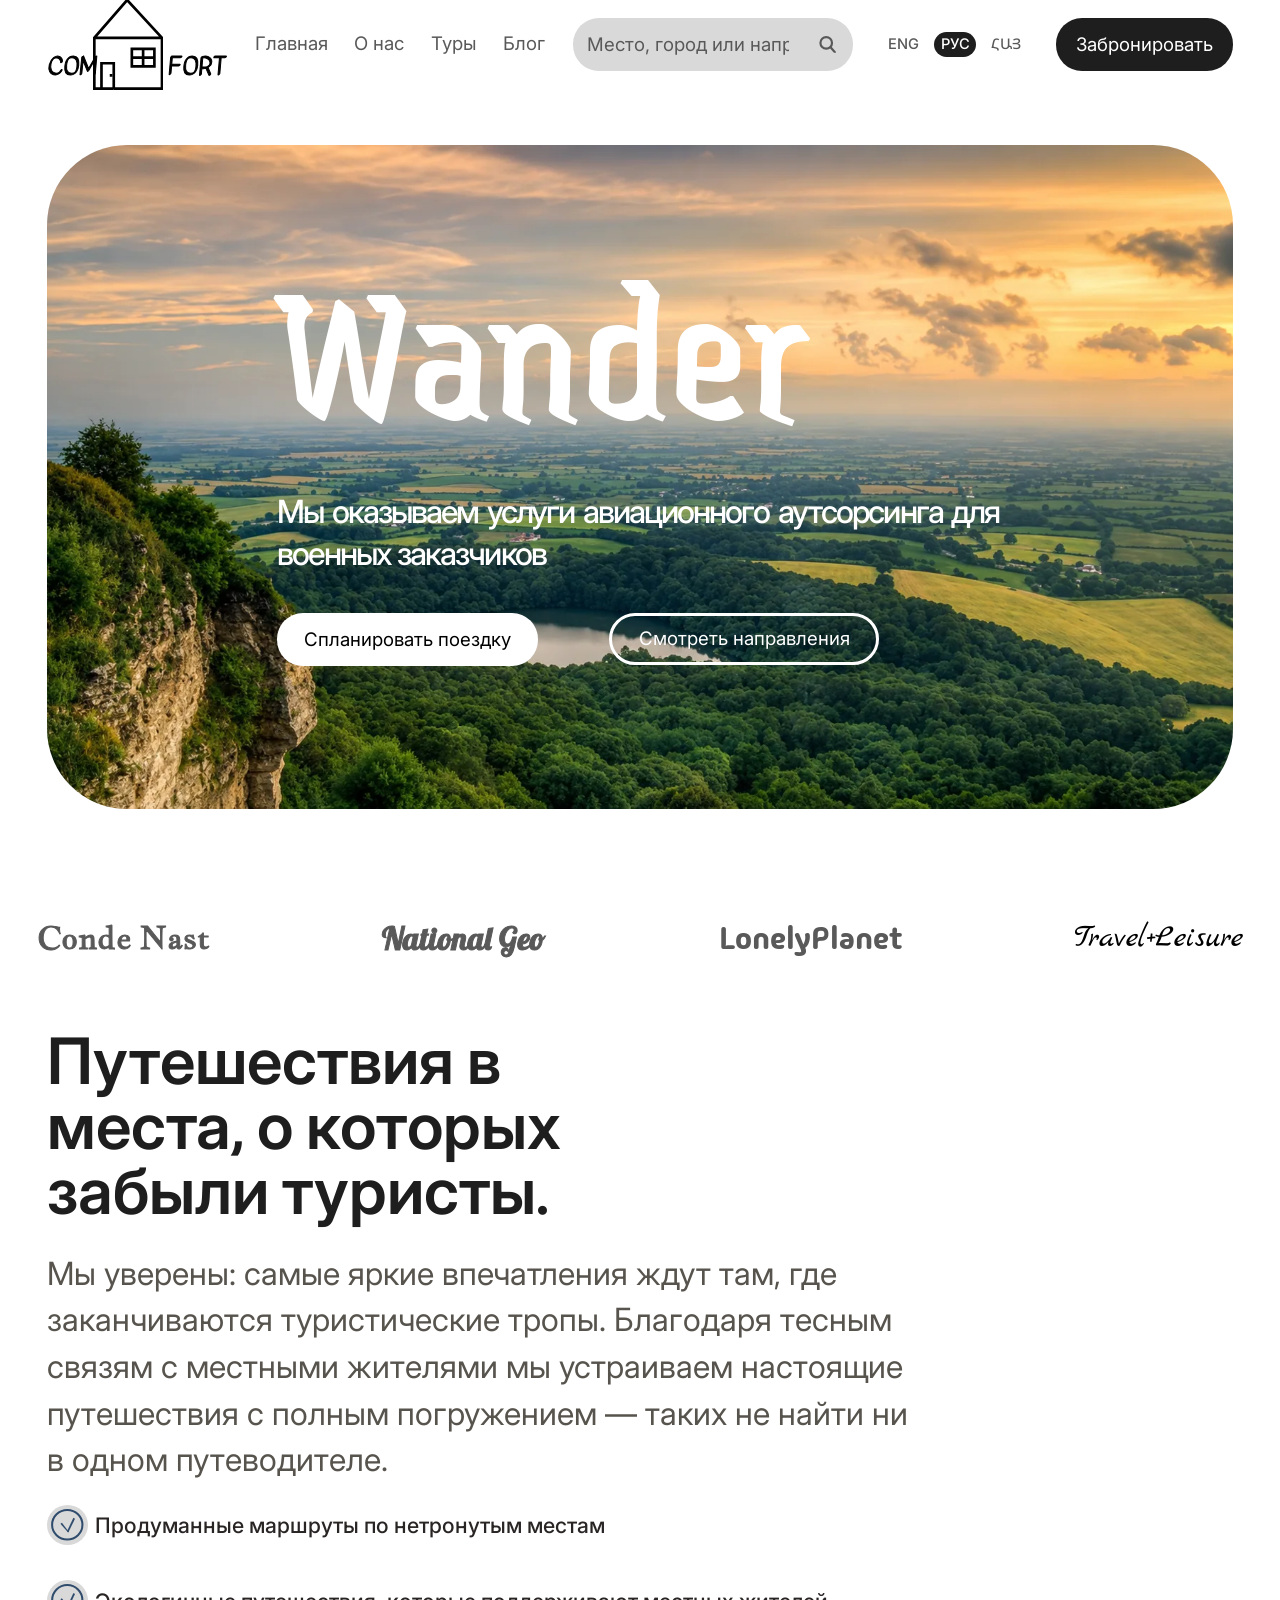
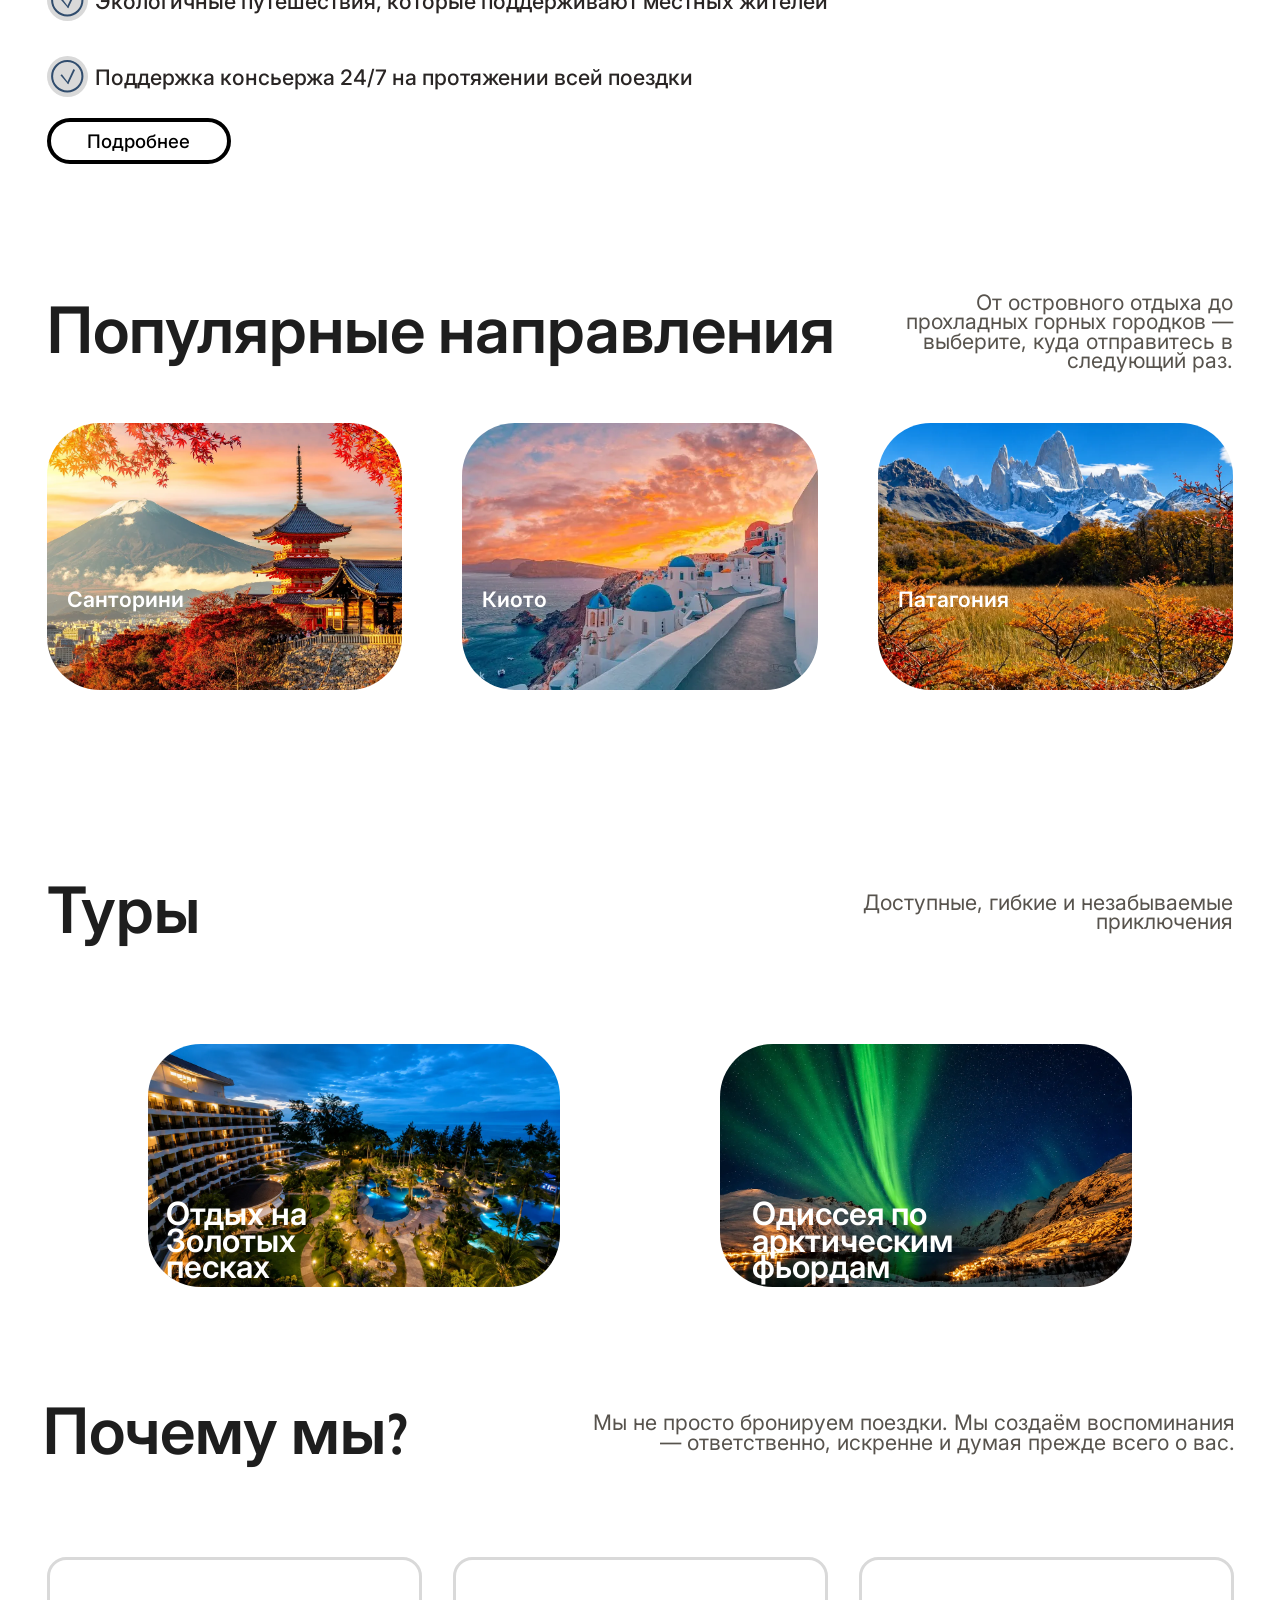
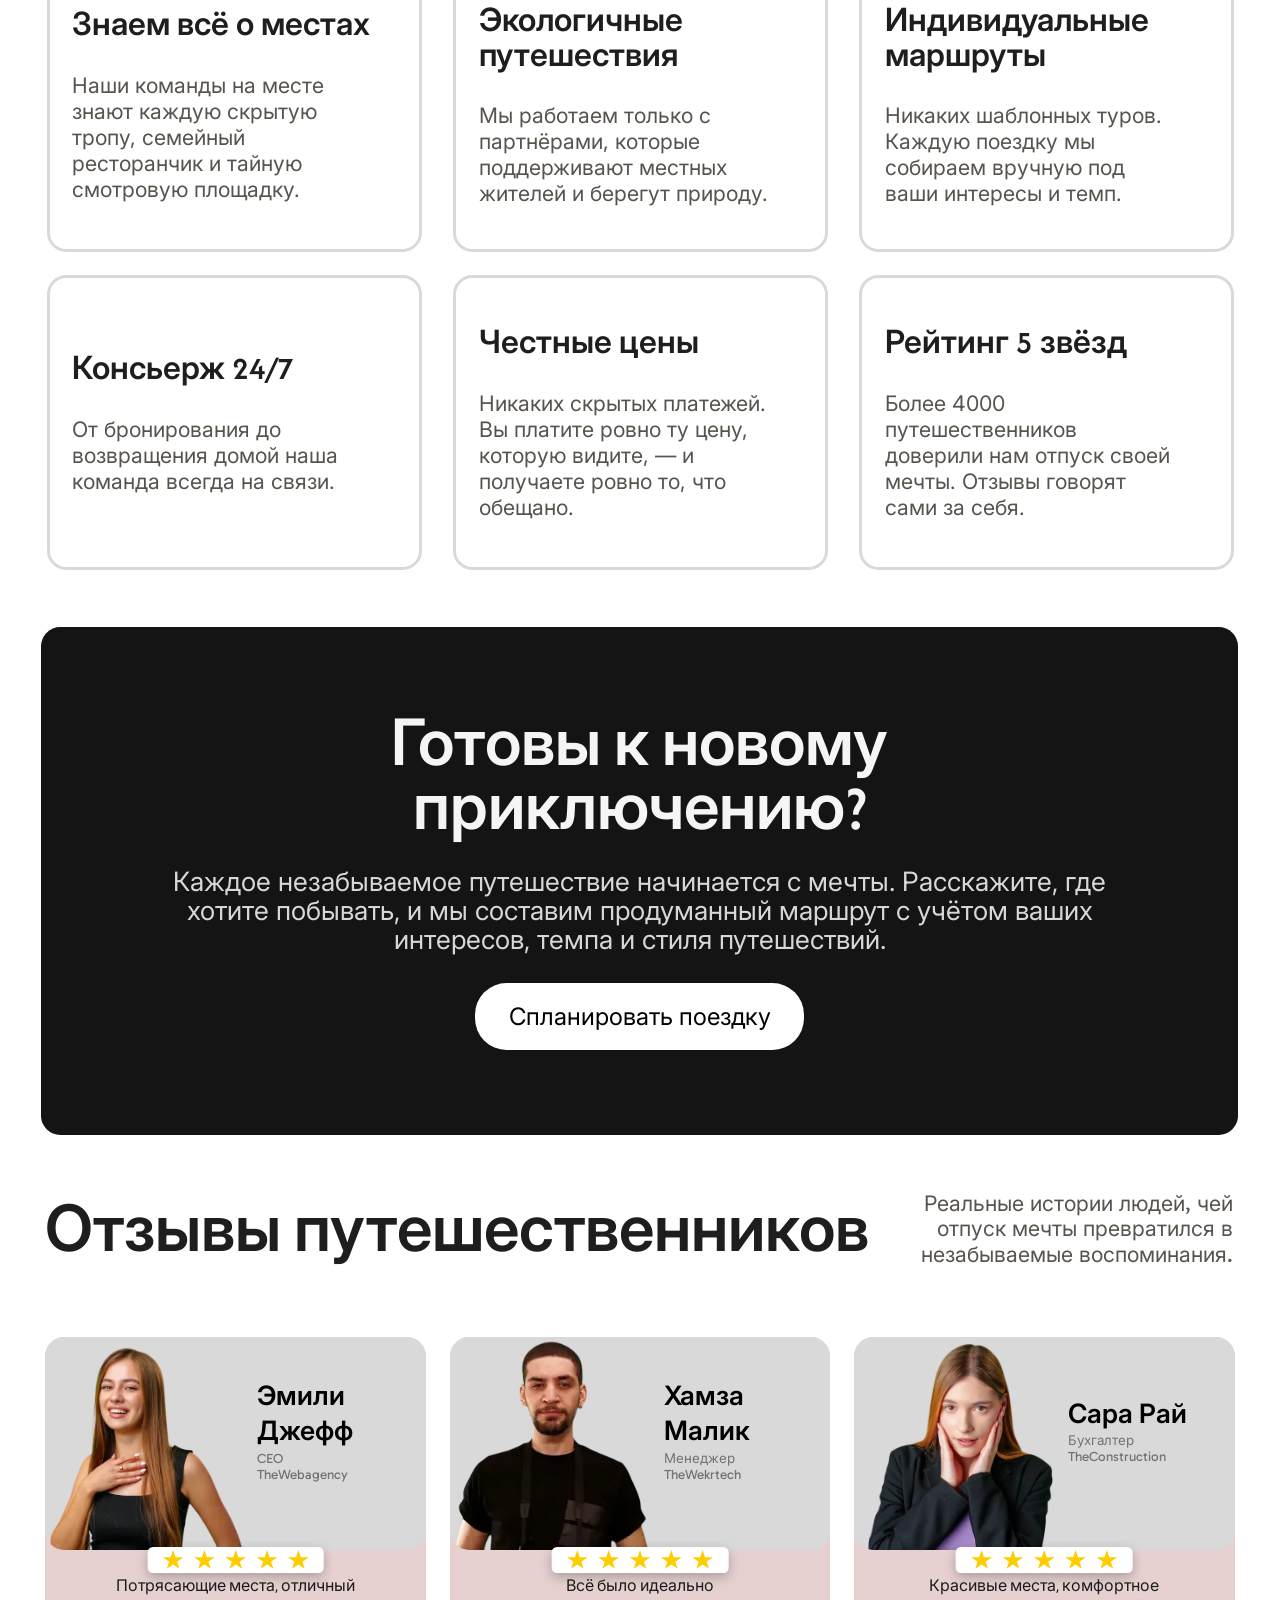
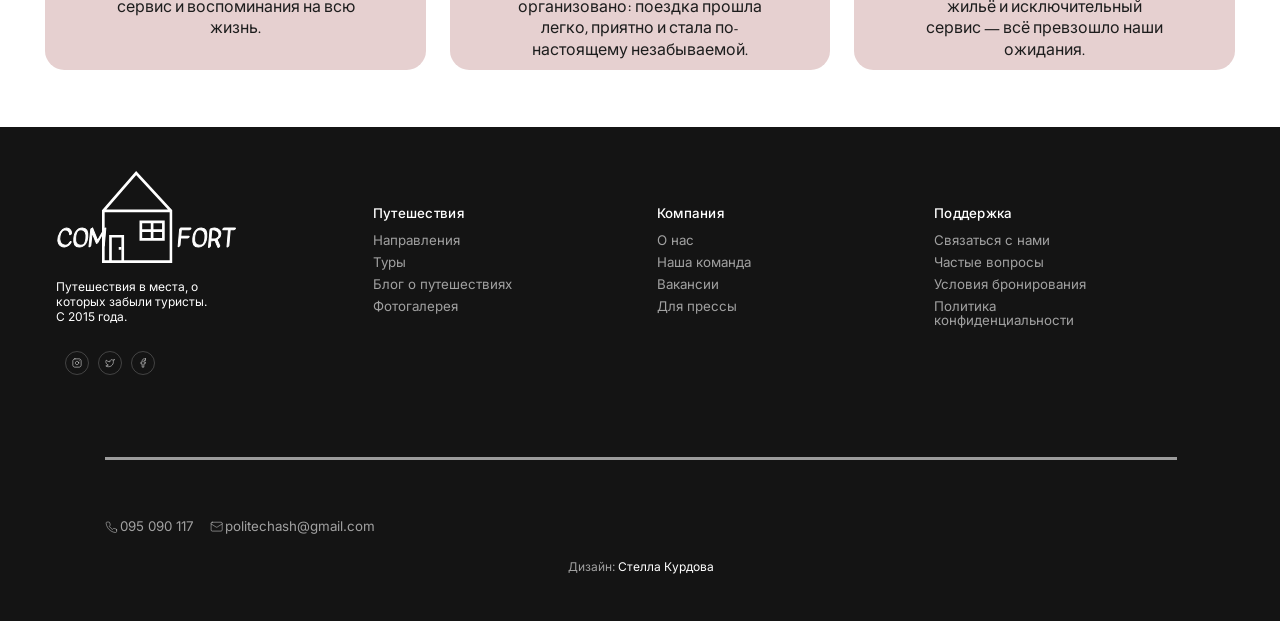
<file: ru.html>
<!doctype html>
<html lang="ru">
<head>
  <meta charset="utf-8">
  <meta name="viewport" content="width=device-width, initial-scale=1">
  <title>Wander — путешествия в места, о которых забыли туристы</title>
  <meta name="description" content="Продуманные маршруты по нетронутым местам, экологичные путешествия и поддержка консьержа 24/7.">
  <link rel="alternate" hreflang="en" href="https://politechash123.github.io/wander/">
  <link rel="alternate" hreflang="ru" href="https://politechash123.github.io/wander/ru.html">
  <link rel="alternate" hreflang="hy" href="https://politechash123.github.io/wander/hy.html">
  <link rel="preconnect" href="https://fonts.googleapis.com">
  <link rel="preconnect" href="https://fonts.gstatic.com" crossorigin>
  <link href="https://fonts.googleapis.com/css2?family=Afacad:wght@400;600;700&family=Gabarito&family=Inter:wght@400;500;700&family=Jacques+Francois&family=Jaini+Purva&family=Kavivanar&family=Lobster&family=Madimi+One&family=Marck+Script&family=Noto+Sans+Armenian:wght@400;500;700&display=swap" rel="stylesheet">
  <link rel="stylesheet" href="css/style.css">
  <script>document.documentElement.classList.add('js');</script>
</head>
<body>

  <!-- Shared logo house, used in header and footer -->
  <svg width="0" height="0" style="position:absolute" aria-hidden="true">
    <symbol id="logo-house" viewBox="0 0 106 138">
      <path d="M31.1394 136H103.486V59.73L51.2355 3.00025L2 59.73V136H12.7179M2 59.73H103.486M12.7179 136V97.865H31.1394V136M12.7179 136H31.1394M58.2692 89.5131V76.4338H75.1835M58.2692 89.5131V102.592H75.1835M58.2692 89.5131H75.1835M92.0977 89.5131V102.592H75.1835M92.0977 89.5131V76.4338H75.1835M92.0977 89.5131H75.1835M75.1835 89.5131V76.4338M75.1835 89.5131V102.592M25.1106 116.145H28.7949" fill="none" stroke="currentColor" stroke-width="4"/>
    </symbol>
  </svg>

  <header class="header" id="top">
    <a class="logo" href="#top" aria-label="Comfort — на главную">
      <span class="logo__text">COM</span>
      <svg class="logo__house" aria-hidden="true"><use href="#logo-house"/></svg>
      <span class="logo__text">FORT</span>
    </a>

    <nav class="nav" aria-label="Основное меню">
      <a href="#top">Главная</a>
      <a href="#about">О нас</a>
      <a href="#packages">Туры</a>
      <a href="https://t.me/Ast04ka" target="_blank" rel="noopener">Блог</a>
    </nav>

    <form class="search" role="search" id="search-form">
      <label class="visually-hidden" for="search-input">Поиск</label>
      <input class="search__input" id="search-input" type="search" placeholder="Место, город или направление…">
      <button class="search__btn" type="submit" aria-label="Найти">
        <svg viewBox="0 0 24 24" aria-hidden="true"><circle cx="10" cy="10" r="8" fill="none" stroke="currentColor" stroke-width="3"/><path d="M16 16l6 7" stroke="currentColor" stroke-width="3" stroke-linecap="round"/></svg>
      </button>
    </form>

    <nav class="lang" aria-label="Язык">
      <a href="index.html" hreflang="en" lang="en">ENG</a>
      <a href="ru.html" hreflang="ru" lang="ru" aria-current="page">РУС</a>
      <a href="hy.html" hreflang="hy" lang="hy">ՀԱՅ</a>
    </nav>

    <a class="btn btn--dark header__book" href="https://t.me/Ast04ka" target="_blank" rel="noopener">Забронировать</a>
  </header>

  <main>
    <section class="hero">
      <img class="hero__bg" src="images/hero.webp" alt="" fetchpriority="high">
      <div class="hero__content">
        <h1 class="hero__title">Wander</h1>
        <p class="hero__subtitle">Мы оказываем услуги авиационного аутсорсинга для военных заказчиков</p>
        <div class="hero__buttons">
          <a class="btn btn--light" href="https://t.me/Ast04ka" target="_blank" rel="noopener">Спланировать поездку</a>
          <a class="btn btn--outline" href="#destinations">Смотреть направления</a>
        </div>
      </div>
    </section>

    <section class="trusted" aria-labelledby="trusted-title">
      <h2 class="trusted__title" id="trusted-title">О нас пишут</h2>
      <ul class="trusted__list">
        <li class="trusted__item trusted__item--conde">Conde Nast</li>
        <li class="trusted__item trusted__item--natgeo">National Geo</li>
        <li class="trusted__item trusted__item--lonely">LonelyPlanet</li>
        <li class="trusted__item trusted__item--travel">Travel+Leisure</li>
      </ul>
    </section>

    <section class="about" id="about">
      <h2 class="about__title">Путешествия в места, о которых забыли туристы.</h2>
      <p class="about__text">Мы уверены: самые яркие впечатления ждут там, где заканчиваются туристические тропы. Благодаря тесным связям с местными жителями мы устраиваем настоящие путешествия с полным погружением — таких не найти ни в одном путеводителе.</p>
      <ul class="about__list">
        <li><img src="images/check.svg" alt="" width="61" height="61">Продуманные маршруты по нетронутым местам</li>
        <li><img src="images/check.svg" alt="" width="61" height="61">Экологичные путешествия, которые поддерживают местных жителей</li>
        <li><img src="images/check.svg" alt="" width="61" height="61">Поддержка консьержа 24/7 на протяжении всей поездки</li>
      </ul>
      <a class="btn btn--ghost about__more" href="#why">Подробнее</a>
    </section>

    <section class="destinations" id="destinations">
      <div class="section-head">
        <h2 class="section-head__title">Популярные направления</h2>
        <p class="section-head__text section-head__text--destinations">От островного отдыха до прохладных горных городков — выберите, куда отправитесь в следующий раз.</p>
      </div>
      <div class="destinations__grid">
        <article class="photo-card photo-card--dest">
          <img src="images/santorini.webp" alt="" loading="lazy">
          <h3 class="photo-card__label">Санторини</h3>
        </article>
        <article class="photo-card photo-card--dest">
          <img src="images/kyoto.webp" alt="" loading="lazy">
          <h3 class="photo-card__label">Киото</h3>
        </article>
        <article class="photo-card photo-card--dest">
          <img src="images/patagonia.webp" alt="" loading="lazy">
          <h3 class="photo-card__label">Патагония</h3>
        </article>
      </div>
    </section>

    <section class="packages" id="packages">
      <div class="section-head">
        <h2 class="section-head__title">Туры</h2>
        <p class="section-head__text section-head__text--packages">Доступные, гибкие и незабываемые приключения</p>
      </div>
      <div class="packages__grid">
        <article class="photo-card photo-card--package photo-card--golden">
          <img src="images/golden-sands.webp" alt="" loading="lazy">
          <h3 class="photo-card__label">Отдых на Золотых песках</h3>
        </article>
        <article class="photo-card photo-card--package photo-card--arctic">
          <img src="images/arctic-fjord.webp" alt="" loading="lazy">
          <h3 class="photo-card__label">Одиссея по арктическим фьордам</h3>
        </article>
      </div>
    </section>

    <section class="why" id="why">
      <div class="section-head">
        <h2 class="section-head__title">Почему мы?</h2>
        <p class="section-head__text section-head__text--why">Мы не просто бронируем поездки. Мы создаём воспоминания — ответственно, искренне и думая прежде всего о вас.</p>
      </div>
      <div class="why__grid">
        <article class="feature feature--1">
          <h3 class="feature__title">Знаем всё о местах</h3>
          <p class="feature__text">Наши команды на месте знают каждую скрытую тропу, семейный ресторанчик и тайную смотровую площадку.</p>
        </article>
        <article class="feature feature--2">
          <h3 class="feature__title">Экологичные путешествия</h3>
          <p class="feature__text">Мы работаем только с партнёрами, которые поддерживают местных жителей и берегут природу.</p>
        </article>
        <article class="feature feature--3">
          <h3 class="feature__title">Индивидуальные маршруты</h3>
          <p class="feature__text">Никаких шаблонных туров. Каждую поездку мы собираем вручную под ваши интересы и темп.</p>
        </article>
        <article class="feature feature--4">
          <h3 class="feature__title">Консьерж 24/7</h3>
          <p class="feature__text">От бронирования до возвращения домой наша команда всегда на связи.</p>
        </article>
        <article class="feature feature--5">
          <h3 class="feature__title">Честные цены</h3>
          <p class="feature__text">Никаких скрытых платежей. Вы платите ровно ту цену, которую видите, — и получаете ровно то, что обещано.</p>
        </article>
        <article class="feature feature--6">
          <h3 class="feature__title">Рейтинг 5 звёзд</h3>
          <p class="feature__text">Более 4000 путешественников доверили нам отпуск своей мечты. Отзывы говорят сами за себя.</p>
        </article>
      </div>
    </section>

    <section class="cta">
      <h2 class="cta__title">Готовы к новому приключению?</h2>
      <p class="cta__text">Каждое незабываемое путешествие начинается с мечты. Расскажите, где хотите побывать, и мы составим продуманный маршрут с учётом ваших интересов, темпа и стиля путешествий.</p>
      <a class="btn btn--light cta__btn" href="https://t.me/Ast04ka" target="_blank" rel="noopener">Спланировать поездку</a>
    </section>

    <section class="reviews" id="reviews">
      <div class="section-head">
        <h2 class="section-head__title">Отзывы путешественников</h2>
        <p class="section-head__text section-head__text--reviews">Реальные истории людей, чей отпуск мечты превратился в незабываемые воспоминания.</p>
      </div>
      <div class="reviews__grid">
        <article class="review">
          <div class="review__top">
            <img class="review__photo" src="images/emily.webp" alt="Эмили Джефф" loading="lazy">
            <div class="review__person">
              <h3 class="review__name">Эмили Джефф</h3>
              <p class="review__role">CEO TheWebagency</p>
            </div>
          </div>
          <div class="review__stars" role="img" aria-label="5 звёзд из 5"><i></i><i></i><i></i><i></i><i></i></div>
          <p class="review__quote">Потрясающие места, отличный сервис и воспоминания на всю жизнь.</p>
        </article>
        <article class="review">
          <div class="review__top">
            <img class="review__photo" src="images/hamza.webp" alt="Хамза Малик" loading="lazy">
            <div class="review__person">
              <h3 class="review__name">Хамза Малик</h3>
              <p class="review__role">Менеджер<br>TheWekrtech</p>
            </div>
          </div>
          <div class="review__stars" role="img" aria-label="5 звёзд из 5"><i></i><i></i><i></i><i></i><i></i></div>
          <p class="review__quote">Всё было идеально организовано: поездка прошла легко, приятно и стала по-настоящему незабываемой.</p>
        </article>
        <article class="review">
          <div class="review__top">
            <img class="review__photo" src="images/sara.webp" alt="Сара Рай" loading="lazy">
            <div class="review__person">
              <h3 class="review__name">Сара Рай</h3>
              <p class="review__role">Бухгалтер<br>TheConstruction</p>
            </div>
          </div>
          <div class="review__stars" role="img" aria-label="5 звёзд из 5"><i></i><i></i><i></i><i></i><i></i></div>
          <p class="review__quote">Красивые места, комфортное жильё и исключительный сервис — всё превзошло наши ожидания.</p>
        </article>
      </div>
    </section>
  </main>

  <footer class="footer">
    <div class="footer__top">
      <div class="footer__brand">
        <a class="logo logo--footer" href="#top" aria-label="Comfort — наверх">
          <span class="logo__text">COM</span>
          <svg class="logo__house" aria-hidden="true"><use href="#logo-house"/></svg>
          <span class="logo__text">FORT</span>
        </a>
        <p class="footer__tagline">Путешествия в места, о которых забыли туристы. С 2015 года.</p>
        <ul class="footer__social">
          <li><a href="https://www.instagram.com/mnstrash_/" target="_blank" rel="noopener" aria-label="Instagram"><svg viewBox="0 0 15 15" aria-hidden="true"><path d="M4.375 1.25H10.625C12.3509 1.25 13.75 2.64911 13.75 4.375V10.625C13.75 12.3509 12.3509 13.75 10.625 13.75H4.375C2.64911 13.75 1.25 12.3509 1.25 10.625V4.375C1.25 2.64911 2.64911 1.25 4.375 1.25Z"/><path d="M10.0003 7.10644C10.0774 7.62659 9.98859 8.15782 9.7464 8.62457C9.50422 9.09132 9.12102 9.46982 8.65132 9.70623C8.18162 9.94265 7.64933 10.0249 7.13017 9.9414C6.61101 9.85786 6.13141 9.61274 5.75958 9.24091C5.38775 8.86909 5.14264 8.38949 5.0591 7.87032C4.97556 7.35116 5.05785 6.81887 5.29426 6.34917C5.53067 5.87947 5.90917 5.49628 6.37592 5.25409C6.84267 5.0119 7.3739 4.92306 7.89406 5.00019C8.42463 5.07887 8.91584 5.3261 9.29511 5.70538C9.67439 6.08466 9.92163 6.57586 10.0003 7.10644Z"/><path d="M10.9375 4.0625H10.9438"/></svg></a></li>
          <li><a href="#" aria-label="Twitter"><svg viewBox="0 0 15 15" aria-hidden="true"><path d="M13.75 2.50001C13.75 2.50001 13.3125 3.81251 12.5 4.62501C13.5 10.875 6.625 15.4375 1.25 11.875C2.625 11.9375 4 11.5 5 10.625C1.875 9.68751 0.3125 6.00001 1.875 3.12501C3.25 4.75001 5.375 5.68751 7.5 5.62501C6.9375 3.00001 10 1.50001 11.875 3.25001C12.5625 3.25001 13.75 2.50001 13.75 2.50001Z"/></svg></a></li>
          <li><a href="#" aria-label="Facebook"><svg viewBox="0 0 15 15" aria-hidden="true"><path d="M11.25 1.25H9.375C8.5462 1.25 7.75134 1.57924 7.16529 2.16529C6.57924 2.75134 6.25 3.5462 6.25 4.375V6.25H4.375V8.75H6.25V13.75H8.75V8.75H10.625L11.25 6.25H8.75V4.375C8.75 4.20924 8.81585 4.05027 8.93306 3.93306C9.05027 3.81585 9.20924 3.75 9.375 3.75H11.25V1.25Z"/></svg></a></li>
        </ul>
      </div>

      <div class="footer__col">
        <h3 class="footer__heading">Путешествия</h3>
        <ul>
          <li><a href="#destinations">Направления</a></li>
          <li><a href="#packages">Туры</a></li>
          <li><a href="#">Блог о путешествиях</a></li>
          <li><a href="#">Фотогалерея</a></li>
        </ul>
      </div>
      <div class="footer__col">
        <h3 class="footer__heading">Компания</h3>
        <ul>
          <li><a href="#about">О нас</a></li>
          <li><a href="#">Наша команда</a></li>
          <li><a href="#">Вакансии</a></li>
          <li><a href="#">Для прессы</a></li>
        </ul>
      </div>
      <div class="footer__col">
        <h3 class="footer__heading">Поддержка</h3>
        <ul>
          <li><a href="https://t.me/Ast04ka" target="_blank" rel="noopener">Связаться с нами</a></li>
          <li><a href="#">Частые вопросы</a></li>
          <li><a href="#">Условия бронирования</a></li>
          <li><a href="#">Политика конфиденциальности</a></li>
        </ul>
      </div>
    </div>

    <hr class="footer__divider">

    <div class="footer__contacts">
      <a href="tel:095090117">
        <svg class="footer__icon footer__icon--phone" viewBox="0 0 19 19" aria-hidden="true"><path d="M17.4175 13.3952V15.7702C17.4184 15.9907 17.3732 16.209 17.2849 16.411C17.1966 16.613 17.067 16.7943 16.9046 16.9434C16.7421 17.0924 16.5503 17.2059 16.3414 17.2765C16.1326 17.3472 15.9112 17.3734 15.6917 17.3536C13.2556 17.0889 10.9155 16.2564 8.85957 14.9232C6.94677 13.7077 5.32505 12.086 4.10957 10.1732C2.77164 8.10786 1.93901 5.75644 1.67916 3.30941C1.65937 3.09048 1.68539 2.86984 1.75555 2.66153C1.82571 2.45321 1.93848 2.26179 2.08668 2.09944C2.23487 1.93709 2.41525 1.80738 2.61632 1.71857C2.8174 1.62975 3.03476 1.58378 3.25457 1.58357H5.62957C6.01377 1.57979 6.38624 1.71584 6.67755 1.96637C6.96886 2.2169 7.15913 2.5648 7.21291 2.94524C7.31315 3.70529 7.49905 4.45157 7.76707 5.16982C7.87359 5.45318 7.89664 5.76113 7.8335 6.05719C7.77036 6.35324 7.62367 6.62499 7.41082 6.84024L6.40541 7.84566C7.53239 9.82763 9.17343 11.4687 11.1554 12.5957L12.1608 11.5902C12.3761 11.3774 12.6478 11.2307 12.9439 11.1676C13.2399 11.1044 13.5479 11.1275 13.8312 11.234C14.5495 11.502 15.2958 11.6879 16.0558 11.7882C16.4404 11.8424 16.7916 12.0361 17.0427 12.3324C17.2937 12.6287 17.4271 13.007 17.4175 13.3952Z"/></svg>
        095 090 117
      </a>
      <a href="https://mail.google.com/mail/?view=cm&amp;fs=1&amp;to=politechash@gmail.com" target="_blank" rel="noopener">
        <svg class="footer__icon footer__icon--mail" viewBox="0 0 20 20" aria-hidden="true"><path d="M3.33439 3.33301H16.6677C17.5882 3.33301 18.3344 4.0792 18.3344 4.99967V14.9997C18.3344 15.9201 17.5882 16.6663 16.6677 16.6663H3.33439C2.41392 16.6663 1.66772 15.9201 1.66772 14.9997V4.99967C1.66772 4.0792 2.41392 3.33301 3.33439 3.33301Z"/><path d="M18.3344 5.83301L10.8594 10.583C10.6021 10.7442 10.3047 10.8297 10.0011 10.8297C9.69746 10.8297 9.4 10.7442 9.14272 10.583L1.66772 5.83301"/></svg>
        politechash@gmail.com
      </a>
    </div>

    <p class="footer__credit">Дизайн: <a href="https://www.instagram.com/stellar_.k/" target="_blank" rel="noopener">Стелла Курдова</a></p>
  </footer>

  <script src="js/main.js"></script>
</body>
</html>
</file>
<file: css/style.css>
/*
  Desktop layout follows the 1920px Figma frame; mobile (<768px) follows the 480px frame.
  On desktop 1rem = 10 design px, so "4.8rem" is 48px in Figma at 1920 wide.
*/

:root {
  --black: #000000;
  --ink: #1e1e1e;
  --dark: #141414;
  --muted: #57534d;
  --gray-text: #595959;
  --gray-light: #9b9b9b;
  --role: #737373;
  --line: #d9d9d9;
  --list-text: #292524;
  --check: #304c6d;
  --pink: #e6d0d0;
  --star: #ffcc00;
  --white: #ffffff;

  --font-body: "Inter", "Noto Sans Armenian", system-ui, sans-serif;
  --font-head: "Afacad", "Inter", "Noto Sans Armenian", system-ui, sans-serif;

  --pad: 7rem;
  --section-gap: 8.5rem;

  --ease: cubic-bezier(.22, .61, .36, 1);
}

*,
*::before,
*::after {
  box-sizing: border-box;
}

html {
  font-size: min(calc(100vw / 192), 10px);
  scroll-behavior: smooth;
  -webkit-text-size-adjust: 100%;
}

body {
  margin: 0 auto;
  max-width: 1920px;
  background: var(--white);
  color: var(--black);
  font-family: var(--font-body);
  overflow-x: clip;
}

img {
  display: block;
  max-width: 100%;
}

h1, h2, h3, p, ul {
  margin: 0;
}

ul {
  padding: 0;
  list-style: none;
}

a {
  color: inherit;
  text-decoration: none;
}

:focus-visible {
  outline: 3px solid #2f6fed;
  outline-offset: 3px;
}

.visually-hidden {
  position: absolute;
  width: 1px;
  height: 1px;
  overflow: hidden;
  clip: rect(0 0 0 0);
  white-space: nowrap;
}

@media (prefers-reduced-motion: reduce) {
  html { scroll-behavior: auto; }
  *,
  *::before,
  *::after {
    transition: none !important;
    animation: none !important;
  }
}

/* ---------- Buttons ---------- */

.btn {
  display: inline-flex;
  align-items: center;
  justify-content: center;
  border-radius: 3.9rem;
  font-family: var(--font-body);
  font-size: max(2.8rem, 12px);
  white-space: nowrap;
  transition: transform .3s var(--ease), box-shadow .3s var(--ease), background-color .3s, color .3s;
}

.btn:hover {
  transform: translateY(-3px);
  box-shadow: 0 10px 24px rgb(0 0 0 / .18);
}

.btn:active {
  transform: translateY(0) scale(.97);
  box-shadow: none;
  transition-duration: .1s;
}

.btn--dark {
  background: var(--ink);
  color: var(--white);
}

.btn--light {
  background: var(--white);
  color: var(--black);
}

.btn--outline {
  border: 3px solid var(--white);
  color: var(--white);
}

.btn--ghost {
  border: 4px solid var(--black);
  font-weight: 500;
}

/* ---------- Logo ---------- */

.logo {
  display: inline-flex;
  align-items: flex-end;
  flex-shrink: 0;
  color: var(--black);
}

.logo__house {
  width: 10.6rem;
  height: 13.8rem;
  margin: 0 0.7rem 0 -0.6rem;
}

.logo__text {
  font-family: "Kavivanar", cursive;
  font-size: 3.6rem;
  line-height: 5.3rem;
  margin-bottom: 0.9rem;
  -webkit-text-stroke: 1px currentColor;
}

.logo--footer {
  color: var(--white);
}

/* ---------- Header ---------- */

.header {
  display: flex;
  align-items: center;
  gap: 4.3rem;
  height: 13.3rem;
  padding: 0 7rem;
}

.nav {
  display: flex;
  gap: 4rem;
  font-size: max(2.8rem, 12px);
  line-height: 3.4rem;
}

.nav a {
  white-space: nowrap;
  transition: color .2s;
}

.nav a:nth-child(-n+2) {
  color: var(--gray-text);
}

.nav a:nth-child(n+3) {
  color: rgb(0 0 0 / .65);
}

.nav a:hover {
  color: var(--black);
}

.search {
  position: relative;
  flex: 1 1 auto;
  max-width: 64.3rem;
  height: 8rem;
}

.search__input {
  width: 100%;
  height: 100%;
  padding: 0 7rem 0 2.1rem;
  border: 0;
  border-radius: 3.9rem;
  background: var(--line);
  color: var(--black);
  font: inherit;
  font-size: max(2.8rem, 12px);
}

.search__input::placeholder {
  color: var(--gray-text);
  opacity: 1;
}

.search__btn {
  position: absolute;
  top: 50%;
  right: 1.8rem;
  display: grid;
  place-items: center;
  width: 4rem;
  height: 4rem;
  padding: 0;
  border: 0;
  background: none;
  color: var(--gray-text);
  transform: translateY(-50%);
  cursor: pointer;
}

.search__btn svg {
  width: 2.6rem;
  height: 2.6rem;
}

.header__book {
  flex-shrink: 0;
  min-width: 17.8rem;
  padding: 0 3rem;
  height: 8rem;
  margin-left: auto;
}

.lang {
  display: flex;
  flex-shrink: 0;
  gap: 1.2rem;
  font-size: max(2.2rem, 11px);
  font-weight: 500;
  line-height: 3rem;
}

.lang a {
  padding: 0.4rem 1rem;
  border-radius: 2rem;
  color: var(--gray-text);
  transition: color .2s, background-color .2s;
}

.lang a:hover {
  color: var(--black);
}

.lang a[aria-current="page"] {
  background: var(--ink);
  color: var(--white);
}

/* ---------- Hero ---------- */

.hero {
  position: relative;
  min-height: 99.5rem;
  margin: var(--section-gap) var(--pad) 0;
  padding: 14.6rem 0 6rem 34.6rem;
  border-radius: 12rem;
  overflow: hidden;
  isolation: isolate;
}

.hero__bg {
  position: absolute;
  inset: 0;
  width: 100%;
  height: 100%;
  object-fit: cover;
  z-index: -1;
}

.hero__content {
  max-width: 108.3rem;
  color: var(--white);
}

.hero__title {
  font-family: "Jaini Purva", serif;
  font-size: 30rem;
  font-weight: 400;
  line-height: 30.9rem;
}

.hero__subtitle {
  margin-top: 6.4rem;
  font-size: 4.8rem;
  font-weight: 500;
  line-height: 6.2rem;
  letter-spacing: -0.06em;
  text-align: justify;
}

/* Armenian words are long: justify leaves wide gaps */
.hero__subtitle:lang(hy) {
  text-align: left;
}

.hero__buttons {
  display: flex;
  flex-wrap: wrap;
  gap: 3rem 10.7rem;
  margin-top: 5.8rem;
}

.hero__buttons .btn--light {
  min-width: 34.2rem;
  padding: 0 4rem;
  height: 8rem;
}

.hero__buttons .btn--outline {
  min-width: 39.3rem;
  padding: 0 4rem;
  height: 7.8rem;
}

/* ---------- Trusted by ---------- */

.trusted {
  margin-top: var(--section-gap);
  text-align: center;
}

.trusted__title {
  color: var(--gray-light);
  font-family: var(--font-head);
  font-size: max(3.2rem, 14px);
  font-weight: 700;
  line-height: 4.2rem;
  letter-spacing: 1.4px;
  text-transform: uppercase;
}

.trusted__list {
  display: flex;
  justify-content: space-between;
  margin-top: 3.7rem;
  padding: 0 5.6rem;
}

.trusted__item {
  color: var(--gray-text);
  font-size: 4.8rem;
  line-height: 6rem;
}

.trusted__item--conde {
  font-family: "Jacques Francois", serif;
  -webkit-text-stroke: 1px currentColor;
}

.trusted__item--natgeo {
  font-family: "Lobster", cursive;
  -webkit-text-stroke: 1px currentColor;
}

.trusted__item--lonely {
  font-family: "Madimi One", sans-serif;
}

.trusted__item--travel {
  color: var(--black);
  font-family: "Marck Script", cursive;
}

/* ---------- About ---------- */

.about {
  display: flex;
  flex-direction: column;
  align-items: flex-start;
  gap: 3.1rem;
  margin-top: 11rem;
  padding: 0 7.1rem;
}

.about__title {
  max-width: 94rem;
  color: var(--ink);
  font-family: var(--font-head);
  font-size: 9.6rem;
  font-weight: 600;
  line-height: 9.7rem;
}

.about__text {
  max-width: 131rem;
  margin-top: 0.7rem;
  color: var(--muted);
  font-size: 4.8rem;
  line-height: 7rem;
}

.about__list {
  display: flex;
  flex-direction: column;
  gap: 5.3rem;
}

.about__list li {
  display: flex;
  align-items: center;
  gap: 1.1rem;
  color: var(--list-text);
  font-size: max(3.2rem, 13px);
  font-weight: 500;
  line-height: 3.6rem;
}

.about__list img {
  width: 6.1rem;
  height: 6.1rem;
  flex-shrink: 0;
}

.about__more {
  min-width: 27.5rem;
  padding: 0 4rem;
  height: 7rem;
  border-radius: 3.5rem;
}

/* ---------- Section heads ---------- */

.section-head {
  display: flex;
  align-items: center;
  justify-content: space-between;
  gap: 4rem;
  padding: 0 7rem;
}

.section-head__title {
  flex-shrink: 0;
  color: var(--ink);
  font-family: var(--font-head);
  font-size: 9.6rem;
  font-weight: 600;
  line-height: 1;
}

.section-head__text {
  color: var(--muted);
  font-size: max(3.2rem, 13px);
  line-height: 2.9rem;
  text-align: right;
}

.section-head__text--destinations { max-width: 94.5rem; }
.section-head__text--packages     { max-width: 67.7rem; }
.section-head__text--why          { max-width: 100.3rem; }

.section-head__text--reviews {
  max-width: 91.7rem;
  font-family: "Gabarito", var(--font-head);
  line-height: 3.8rem;
}

/* ---------- Photo cards ---------- */

.photo-card {
  position: relative;
  overflow: hidden;
  border-radius: 7.9rem;
}

.photo-card img {
  width: 100%;
  height: 100%;
  object-fit: cover;
}

.photo-card__label {
  position: absolute;
  color: var(--white);
  font-family: var(--font-head);
  font-weight: 600;
}

.photo-card--dest {
  aspect-ratio: 534 / 401;
}

.photo-card--dest .photo-card__label {
  left: 3rem;
  top: 63%;
  font-size: max(3.2rem, 14px);
  line-height: 2.8rem;
}

.photo-card--package {
  aspect-ratio: 617 / 365;
}

.photo-card--package .photo-card__label {
  left: 2.6rem;
  bottom: 0.8rem;
  max-width: 30.3rem;
  font-size: 4.8rem;
  line-height: 4rem;
}

.photo-card--arctic .photo-card__label {
  left: 4.8rem;
  max-width: 34.6rem;
}

/* ---------- Destinations ---------- */

.destinations {
  margin-top: var(--section-gap);
  padding: 10.8rem 0;
}

.destinations__grid {
  display: grid;
  grid-template-columns: repeat(3, 1fr);
  gap: 9rem;
  margin-top: 7.9rem;
  padding: 0 7rem;
}

/* ---------- Packages ---------- */

.packages {
  margin-top: var(--section-gap);
  padding-top: 9.2rem;
}

.packages__grid {
  display: grid;
  grid-template-columns: 61.7rem 61.7rem;
  justify-content: center;
  gap: 24.1rem;
  margin-top: 15rem;
}

/* ---------- Why choose us ---------- */

.why {
  margin-top: 17rem;
}

.why .section-head {
  padding: 0 6.7rem 0 6.4rem;
}

.why__grid {
  display: grid;
  grid-template-columns: repeat(3, 1fr);
  gap: 3.4rem 4.7rem;
  margin-top: 13.8rem;
  padding: 0 6.9rem 0 7rem;
}

.feature {
  display: flex;
  flex-direction: column;
  justify-content: center;
  gap: 4.4rem;
  min-height: 44.3rem;
  padding: 4rem 3.4rem;
  border: 3px solid var(--line);
  border-radius: 2.9rem;
  background: var(--white);
}

.feature__title {
  color: var(--ink);
  font-family: var(--font-head);
  font-size: 4.8rem;
  font-weight: 600;
  line-height: 1.1;
}

.feature__text {
  max-width: 43.8rem;
  color: var(--muted);
  font-size: max(3.2rem, 13px);
  line-height: 3.9rem;
}

/* ---------- CTA ---------- */

.cta {
  display: flex;
  flex-direction: column;
  align-items: center;
  justify-content: center;
  min-height: 76.3rem;
  margin: var(--section-gap) 6.3rem 0 6.2rem;
  padding: 8rem 19.2rem;
  border-radius: 2.9rem;
  background: var(--dark);
  text-align: center;
}

.cta__title {
  color: #f5f5f5;
  font-family: var(--font-head);
  font-size: 9.6rem;
  font-weight: 600;
  line-height: 1;
}

.cta__text {
  margin-top: 4rem;
  color: rgb(255 255 255 / .83);
  font-size: max(4rem, 14px);
  line-height: 4.4rem;
}

.cta__btn {
  min-width: 42.2rem;
  padding: 0 5rem;
  height: 10.1rem;
  margin-top: 4.2rem;
  border-radius: 4.75rem;
  font-size: max(3.6rem, 14px);
}

/* ---------- Reviews ---------- */

.reviews {
  margin-top: var(--section-gap);
}

.reviews .section-head {
  padding: 0 7.1rem 0 6.7rem;
}

.reviews__grid {
  display: grid;
  grid-template-columns: repeat(3, 1fr);
  gap: 3.5rem;
  margin-top: 10.4rem;
  padding: 0 6.8rem;
}

.review {
  position: relative;
  display: flex;
  flex-direction: column;
  align-items: center;
  min-height: 46.7rem;
  border-radius: 2.9rem;
  background: var(--pink);
}

.review__top {
  display: flex;
  align-items: center;
  align-self: stretch;
  height: 31.9rem;
  border-radius: 2.9rem;
  background: var(--line);
  overflow: hidden;
}

.review__photo {
  width: 53.9%;
  height: 100%;
  object-fit: cover;
  object-position: center top;
}

.review__person {
  padding: 0 2rem 4rem 1.4rem;
}

.review__name {
  color: var(--black);
  font-family: var(--font-head);
  font-size: max(4rem, 15px);
  font-weight: 600;
  line-height: 5.3rem;
}

.review__role {
  max-width: 14rem;
  color: var(--role);
  font-family: "Gabarito", var(--font-head);
  font-size: max(2rem, 11px);
  line-height: 2.4rem;
}

.review__stars {
  position: absolute;
  top: 31.4rem;
  left: 50%;
  display: flex;
  justify-content: center;
  gap: 1.6rem;
  width: 26.5rem;
  height: 4rem;
  padding-top: 0.5rem;
  border-radius: 0.8rem;
  background: var(--white);
  box-shadow: 0 4px 11.9px rgb(0 0 0 / .25);
  transform: translateX(-50%);
}

.review__stars i {
  width: 3.1rem;
  height: 3.1rem;
  background: var(--star);
  clip-path: polygon(50% 0%, 61.8% 35.3%, 100% 35.3%, 69.1% 57.1%, 80.9% 91.5%, 50% 70%, 19.1% 91.5%, 30.9% 57.1%, 0% 35.3%, 38.2% 35.3%);
}

.review__quote {
  max-width: 37.6rem;
  margin: 3.7rem auto 1.5rem;
  color: #1d1d1d;
  font-family: var(--font-head);
  font-size: max(2.4rem, 12px);
  line-height: 3.2rem;
  text-align: center;
}

/* ---------- Footer ---------- */

.footer {
  margin-top: var(--section-gap);
  padding: 6.6rem 15.5rem 7.1rem 8.4rem;
  background: var(--dark);
  color: var(--white);
}

.footer__top {
  display: grid;
  grid-template-columns: 30.6rem 25.7rem 24.7rem 23.5rem;
  column-gap: 16.9rem;
  align-items: start;
}

.footer__brand {
  display: flex;
  flex-direction: column;
  align-items: flex-start;
}

.footer__tagline {
  max-width: 24.4rem;
  margin-top: 2.4rem;
  font-size: max(1.6rem, 12px);
  line-height: 2.3rem;
}

.footer__social {
  display: flex;
  gap: 1.3rem;
  margin-top: 3.9rem;
  padding-left: 1.4rem;
}

.footer__social a {
  display: grid;
  place-items: center;
  width: 3.6rem;
  height: 3.6rem;
  border: 0.8px solid rgb(255 255 255 / .2);
  border-radius: 50%;
  transition: border-color .2s;
}

.footer__social a:hover {
  border-color: rgb(255 255 255 / .6);
}

.footer__social svg {
  width: 1.5rem;
  height: 1.5rem;
  fill: none;
  stroke: rgb(255 255 255 / .6);
  stroke-width: 1.25;
  stroke-linecap: round;
  stroke-linejoin: round;
}

.footer__col {
  padding-top: 5.3rem;
}

.footer__heading {
  font-size: max(2rem, 13px);
  font-weight: 500;
  line-height: 2.1rem;
  letter-spacing: 0.3px;
}

.footer__col ul {
  display: flex;
  flex-direction: column;
  gap: 1.2rem;
  padding-top: 2rem;
}

.footer__col a {
  color: rgb(255 255 255 / .6);
  font-size: max(2rem, 12px);
  line-height: 2.1rem;
  transition: color .2s;
}

.footer__col a:hover,
.footer__contacts a:hover {
  color: var(--white);
}

.footer__divider {
  margin: 12.3rem 0 0 7.4rem;
  border: 0;
  border-top: 3px solid rgb(255 255 255 / .58);
}

.footer__contacts {
  display: flex;
  gap: 2.4rem;
  margin: 9.1rem 0 0 7.4rem;
}

.footer__contacts a {
  display: inline-flex;
  align-items: center;
  gap: 0.3rem;
  color: rgb(255 255 255 / .6);
  font-size: max(2rem, 12px);
  line-height: 2rem;
  transition: color .2s;
}

.footer__icon {
  width: 2rem;
  height: 2rem;
  fill: none;
  stroke: rgb(255 255 255 / .6);
  stroke-width: 1.08;
  stroke-linecap: round;
  stroke-linejoin: round;
}

.footer__icon--phone {
  width: 1.9rem;
  height: 1.9rem;
}

.footer__credit {
  margin: 4rem 0 0 7.4rem;
  color: rgb(255 255 255 / .6);
  font-size: max(1.8rem, 12px);
  line-height: 2rem;
  text-align: center;
}

.footer__credit a {
  color: var(--white);
  background: linear-gradient(currentColor, currentColor) left bottom / 0 1px no-repeat;
  transition: background-size .3s var(--ease);
}

.footer__credit a:hover {
  background-size: 100% 1px;
}

/* ================= Mobile (480px Figma frame) ================= */

@media (max-width: 767px) {
  html {
    font-size: 16px;
  }

  body {
    padding: 10px 0 0;
  }

  .btn {
    font-size: 12px;
  }

  /* Header */
  .header {
    flex-wrap: wrap;
    justify-content: center;
    gap: 10px 17px;
    height: auto;
    padding: 0 40px;
  }

  .header .logo .logo__house {
    width: 30px;
    height: 39px;
    margin: 0 2px 0 -2px;
  }

  .header .logo .logo__text {
    font-size: 10px;
    line-height: 15px;
    margin-bottom: 2px;
    -webkit-text-stroke: 0;
  }

  .nav {
    gap: 8px;
    font-size: 11px;
    line-height: 14px;
  }

  .search {
    flex: 0 0 auto;
    width: 30px;
    height: 24px;
  }

  .search__input {
    padding: 0;
    border-radius: 5px;
    color: transparent;
    cursor: pointer;
  }

  .search__input::placeholder {
    color: transparent;
  }

  .search__input:focus {
    position: absolute;
    right: 0;
    width: min(260px, 70vw);
    padding: 0 30px 0 10px;
    color: var(--black);
    font-size: 14px;
    z-index: 2;
    cursor: text;
  }

  .search__btn {
    right: 0;
    width: 30px;
    height: 24px;
    color: var(--black);
    pointer-events: none;
    z-index: 3;
  }

  .search__btn svg {
    width: 11px;
    height: 11px;
  }

  .header__book {
    width: auto;
    min-width: 0;
    height: 24px;
    margin-left: 0;
    padding: 0 10px;
    border-radius: 5px;
    background: var(--black);
    font-size: 11px;
  }

  .lang {
    gap: 2px;
    font-size: 10px;
    line-height: 14px;
  }

  .lang a {
    padding: 4px 6px;
    border-radius: 5px;
  }

  @media (max-width: 439px) {
    .nav {
      order: 3;
      justify-content: center;
      width: 100%;
    }
  }

  /* Hero */
  .hero {
    min-height: 235px;
    margin: 22px 30px 0;
    padding: 47px 20px 30px 20.5%;
    border-radius: 65px;
  }

  .hero__title {
    font-size: 40px;
    line-height: 48px;
  }

  .hero__subtitle {
    max-width: 277px;
    margin-top: 19px;
    font-size: 16px;
    line-height: 19px;
    letter-spacing: -1px;
    text-align: left;
  }

  .hero__buttons {
    gap: 10px;
    margin-top: 17px;
  }

  .hero__buttons .btn--light,
  .hero__buttons .btn--outline {
    width: auto;
    min-width: 0;
    height: 26px;
    padding: 0 12px;
    border-radius: 5px;
    font-size: 10px;
  }

  .hero__buttons .btn--light {
    font-weight: 500;
  }

  .hero__buttons .btn--outline {
    border-width: 1px;
  }

  /* Trusted */
  .trusted {
    margin-top: 22px;
  }

  .trusted__title {
    font-size: 13px;
    line-height: 31px;
  }

  .trusted__list {
    flex-wrap: wrap;
    justify-content: center;
    gap: 0 37px;
    margin-top: 9px;
    padding: 0 30px;
  }

  .trusted__item {
    font-size: 12px;
    line-height: 37px;
    -webkit-text-stroke: 0;
  }

  /* About */
  .about {
    align-items: center;
    gap: 22px;
    margin-top: 22px;
    padding: 0 44px;
    text-align: center;
  }

  .about__title {
    font-size: 36px;
    line-height: 43px;
  }

  .about__text {
    max-width: 311px;
    margin-top: 41px;
    font-size: 16px;
    line-height: 27px;
  }

  .about__list {
    gap: 0;
    max-width: 311px;
  }

  .about__list li {
    display: block;
    color: var(--muted);
    font-size: 16px;
    font-weight: 400;
    line-height: 27px;
  }

  .about__list img {
    display: none;
  }

  .about__more {
    min-width: 183px;
    padding: 0 20px;
    height: 47px;
    border-width: 2px;
    font-size: 16px;
  }

  /* Section heads */
  .section-head {
    flex-direction: column;
    gap: 22px;
    padding: 0 35px;
    text-align: center;
  }

  .section-head__title {
    font-size: 36px;
    line-height: 1.6;
  }

  .section-head__text,
  .section-head__text--reviews {
    max-width: 410px;
    font-size: 16px;
    line-height: 28px;
    text-align: center;
  }

  .section-head__text--why {
    max-width: 262px;
  }

  /* Photo cards */
  .photo-card {
    border-radius: 44px;
  }

  .photo-card--dest {
    width: 197px;
    aspect-ratio: 197 / 148;
  }

  .photo-card--dest .photo-card__label {
    left: 24px;
    top: auto;
    bottom: 22px;
    font-size: 16px;
    line-height: 28px;
  }

  .photo-card--package {
    width: 197px;
    aspect-ratio: 197 / 117;
  }

  .photo-card--package .photo-card__label,
  .photo-card--arctic .photo-card__label {
    left: 15px;
    right: 30px;
    max-width: none;
    bottom: 14px;
    font-size: 16px;
    line-height: 20px;
  }

  /* Destinations / packages */
  .destinations {
    margin-top: 22px;
    padding: 0;
  }

  .destinations__grid,
  .packages__grid {
    grid-template-columns: 1fr;
    justify-items: center;
    gap: 22px;
    margin-top: 22px;
    padding: 0;
  }

  .packages {
    margin-top: 22px;
    padding-top: 0;
  }

  .packages .section-head {
    gap: 0;
  }

  .photo-card--arctic {
    order: -1;
  }

  /* Why */
  .why {
    margin-top: 22px;
  }

  .why .section-head {
    padding: 0 35px;
  }

  .why__grid {
    grid-template-columns: 1fr;
    justify-items: center;
    gap: 22px;
    margin-top: 22px;
    padding: 0;
  }

  .feature {
    justify-content: flex-start;
    gap: 10px;
    width: 250px;
    min-height: 195px;
    padding: 28px 17px 20px;
  }

  .feature__title {
    font-size: 24px;
    line-height: 28px;
  }

  .feature__text {
    font-size: 16px;
    line-height: 24px;
  }

  .feature--3 { order: 1; }
  .feature--4 { order: 2; }
  .feature--6 { order: 3; }
  .feature--5 { order: 4; }
  .feature--1 { order: 5; }
  .feature--2 { order: 6; }

  /* CTA */
  .cta {
    min-height: 0;
    margin: 22px 30px 0;
    padding: 32px 22px;
  }

  .cta__title {
    font-size: 30px;
    line-height: 1.2;
  }

  .cta__text {
    margin-top: 14px;
    font-size: 16px;
    line-height: 24px;
  }

  .cta__btn {
    min-width: 195px;
    padding: 0 20px;
    height: 43px;
    margin-top: 20px;
    font-size: 20px;
  }

  /* Reviews */
  .reviews {
    margin-top: 22px;
  }

  .reviews .section-head {
    padding: 0 35px;
  }

  .reviews__grid {
    grid-template-columns: 1fr;
    justify-items: center;
    gap: 22px;
    margin-top: 22px;
    padding: 0 30px;
  }

  .review {
    width: 100%;
    max-width: 360px;
    min-height: 0;
    border-radius: 24px;
  }

  .review__top {
    height: 200px;
    border-radius: 24px;
  }

  .review__person {
    padding: 0 12px 24px 10px;
  }

  .review__name {
    font-size: 22px;
    line-height: 28px;
  }

  .review__role {
    font-size: 13px;
    line-height: 17px;
  }

  .review__stars {
    top: 186px;
    gap: 10px;
    width: 180px;
    height: 30px;
    padding-top: 5px;
    border-radius: 8px;
  }

  .review__stars i {
    width: 20px;
    height: 20px;
  }

  .review__quote {
    max-width: 280px;
    margin: 30px auto 20px;
    font-size: 16px;
    line-height: 22px;
  }

  /* Footer */
  .footer {
    margin-top: 22px;
    padding: 37px 20px 40px;
  }

  .footer__top {
    grid-template-columns: repeat(3, auto);
    justify-content: space-between;
    column-gap: 16px;
    row-gap: 0;
    max-width: 400px;
    margin: 0 auto;
  }

  .footer__brand {
    grid-column: 1 / -1;
    align-items: center;
    text-align: center;
  }

  .footer .logo__house {
    width: 106px;
    height: 138px;
    margin: 0 7px 0 -6px;
  }

  .footer .logo__text {
    font-size: 36px;
    line-height: 53px;
    margin-bottom: 9px;
  }

  .footer__tagline {
    max-width: 244px;
    margin-top: 17px;
    font-size: 16px;
    line-height: 23px;
  }

  .footer__social {
    gap: 13px;
    margin-top: 20px;
    padding: 0;
  }

  .footer__social a {
    width: 36px;
    height: 36px;
  }

  .footer__social svg {
    width: 15px;
    height: 15px;
  }

  .footer__col {
    padding-top: 40px;
  }

  .footer__heading {
    font-size: 18px;
    line-height: 21px;
  }

  .footer__col ul {
    gap: 12px;
    padding-top: 20px;
  }

  .footer__col a {
    font-size: 15px;
    line-height: 21px;
  }

  .footer__divider {
    display: none;
  }

  .footer__contacts {
    flex-wrap: wrap;
    justify-content: center;
    gap: 12px 24px;
    margin: 30px 0 0;
  }

  .footer__contacts a {
    gap: 4px;
    font-size: 15px;
    line-height: 20px;
  }

  .footer__icon,
  .footer__icon--phone {
    width: 16px;
    height: 16px;
  }

  .footer__credit {
    margin: 24px 0 0;
    font-size: 14px;
  }
}

/* ================= Motion & hover effects ================= */

html {
  scroll-padding-top: 15rem;
}

/* Sticky header gains a soft shadow once the page scrolls */
.header {
  position: sticky;
  top: 0;
  z-index: 50;
  background: rgb(255 255 255 / .92);
  -webkit-backdrop-filter: blur(12px);
  backdrop-filter: blur(12px);
  transition: box-shadow .3s var(--ease);
}

.header.is-scrolled {
  box-shadow: 0 6px 24px rgb(0 0 0 / .08);
}

.logo__house {
  transition: transform .5s var(--ease);
}

.logo:hover .logo__house {
  transform: translateY(-4px) rotate(-4deg);
}

/* Nav links: underline grows from the left */
.nav a {
  position: relative;
}

.nav a::after {
  content: "";
  position: absolute;
  left: 0;
  bottom: -0.4rem;
  width: 100%;
  height: 2px;
  background: currentColor;
  transform: scaleX(0);
  transform-origin: left;
  transition: transform .3s var(--ease);
}

.nav a:hover::after {
  transform: scaleX(1);
}

.search__input {
  transition: background-color .3s, box-shadow .3s var(--ease);
}

.search__input:focus {
  outline: none;
  background: #e6e6e6;
  box-shadow: 0 0 0 3px rgb(30 30 30 / .15);
}

.search__btn svg {
  transition: transform .3s var(--ease);
}

.search__btn:hover svg {
  transform: scale(1.15) rotate(-8deg);
}

/* Hero: slow zoom on the photo, content rises in on load */
.hero__bg {
  animation: hero-zoom 24s ease-in-out infinite alternate;
}

.hero__title,
.hero__subtitle,
.hero__buttons {
  animation: rise .9s var(--ease) backwards;
}

.hero__subtitle { animation-delay: .15s; }
.hero__buttons  { animation-delay: .3s; }

.btn--outline:hover {
  background: var(--white);
  color: var(--black);
}

.btn--ghost:hover {
  background: var(--black);
  color: var(--white);
}

.trusted__item {
  transition: color .3s, transform .3s var(--ease);
}

.trusted__item:hover {
  color: var(--black);
  transform: translateY(-3px);
}

/* Photo cards: lift, deeper shadow and slow image zoom */
.photo-card {
  transition: transform .5s var(--ease), box-shadow .5s var(--ease);
}

.photo-card img {
  transition: transform .8s var(--ease);
}

.photo-card::after {
  content: "";
  position: absolute;
  inset: 0;
  background: linear-gradient(to top, rgb(0 0 0 / .35), transparent 55%);
  opacity: 0;
  transition: opacity .5s var(--ease);
}

.photo-card__label {
  z-index: 1;
  transition: transform .5s var(--ease);
}

.photo-card:hover {
  transform: translateY(-8px);
  box-shadow: 0 20px 40px rgb(0 0 0 / .2);
}

.photo-card:hover img {
  transform: scale(1.08);
}

.photo-card:hover::after {
  opacity: 1;
}

.photo-card:hover .photo-card__label {
  transform: translateX(6px);
}

/* Feature cards */
.feature {
  transition: transform .4s var(--ease), box-shadow .4s var(--ease), border-color .4s;
}

.feature:hover {
  transform: translateY(-8px);
  border-color: var(--check);
  box-shadow: 0 18px 36px rgb(48 76 109 / .15);
}

.feature__title {
  transition: color .3s;
}

.feature:hover .feature__title {
  color: var(--check);
}

/* Reviews */
.review {
  transition: transform .4s var(--ease), box-shadow .4s var(--ease);
}

.review:hover {
  transform: translateY(-8px);
  box-shadow: 0 18px 36px rgb(0 0 0 / .12);
}

.review__photo {
  transition: transform .6s var(--ease);
}

.review:hover .review__photo {
  transform: scale(1.05);
}

.review.is-visible .review__stars i {
  animation: star-pop .5s var(--ease) backwards;
}

.review.is-visible .review__stars i:nth-child(1) { animation-delay: .35s; }
.review.is-visible .review__stars i:nth-child(2) { animation-delay: .45s; }
.review.is-visible .review__stars i:nth-child(3) { animation-delay: .55s; }
.review.is-visible .review__stars i:nth-child(4) { animation-delay: .65s; }
.review.is-visible .review__stars i:nth-child(5) { animation-delay: .75s; }

/* Footer */
.footer__col a {
  display: inline-block;
  transition: color .2s, transform .3s var(--ease);
}

.footer__col a:hover {
  transform: translateX(4px);
}

.footer__social a {
  transition: border-color .2s, background-color .2s, transform .3s var(--ease);
}

.footer__social a:hover {
  background: rgb(255 255 255 / .1);
  transform: translateY(-3px);
}

/* Scroll reveal (classes are added by js/main.js) */
.js .reveal:not(.is-visible) {
  opacity: 0;
}

.reveal.is-visible {
  animation: rise .8s var(--ease) backwards;
  animation-delay: var(--reveal-delay, 0s);
}

@keyframes rise {
  from {
    opacity: 0;
    transform: translateY(40px);
  }
}

@keyframes hero-zoom {
  to {
    transform: scale(1.08);
  }
}

@keyframes star-pop {
  from {
    opacity: 0;
    transform: scale(0) rotate(-90deg);
  }
}

@media (max-width: 767px) {
  html {
    scroll-padding-top: 90px;
  }

  .header {
    padding-top: 8px;
    padding-bottom: 8px;
  }

  .photo-card:hover,
  .feature:hover,
  .review:hover {
    transform: translateY(-4px);
  }
}
</file>
